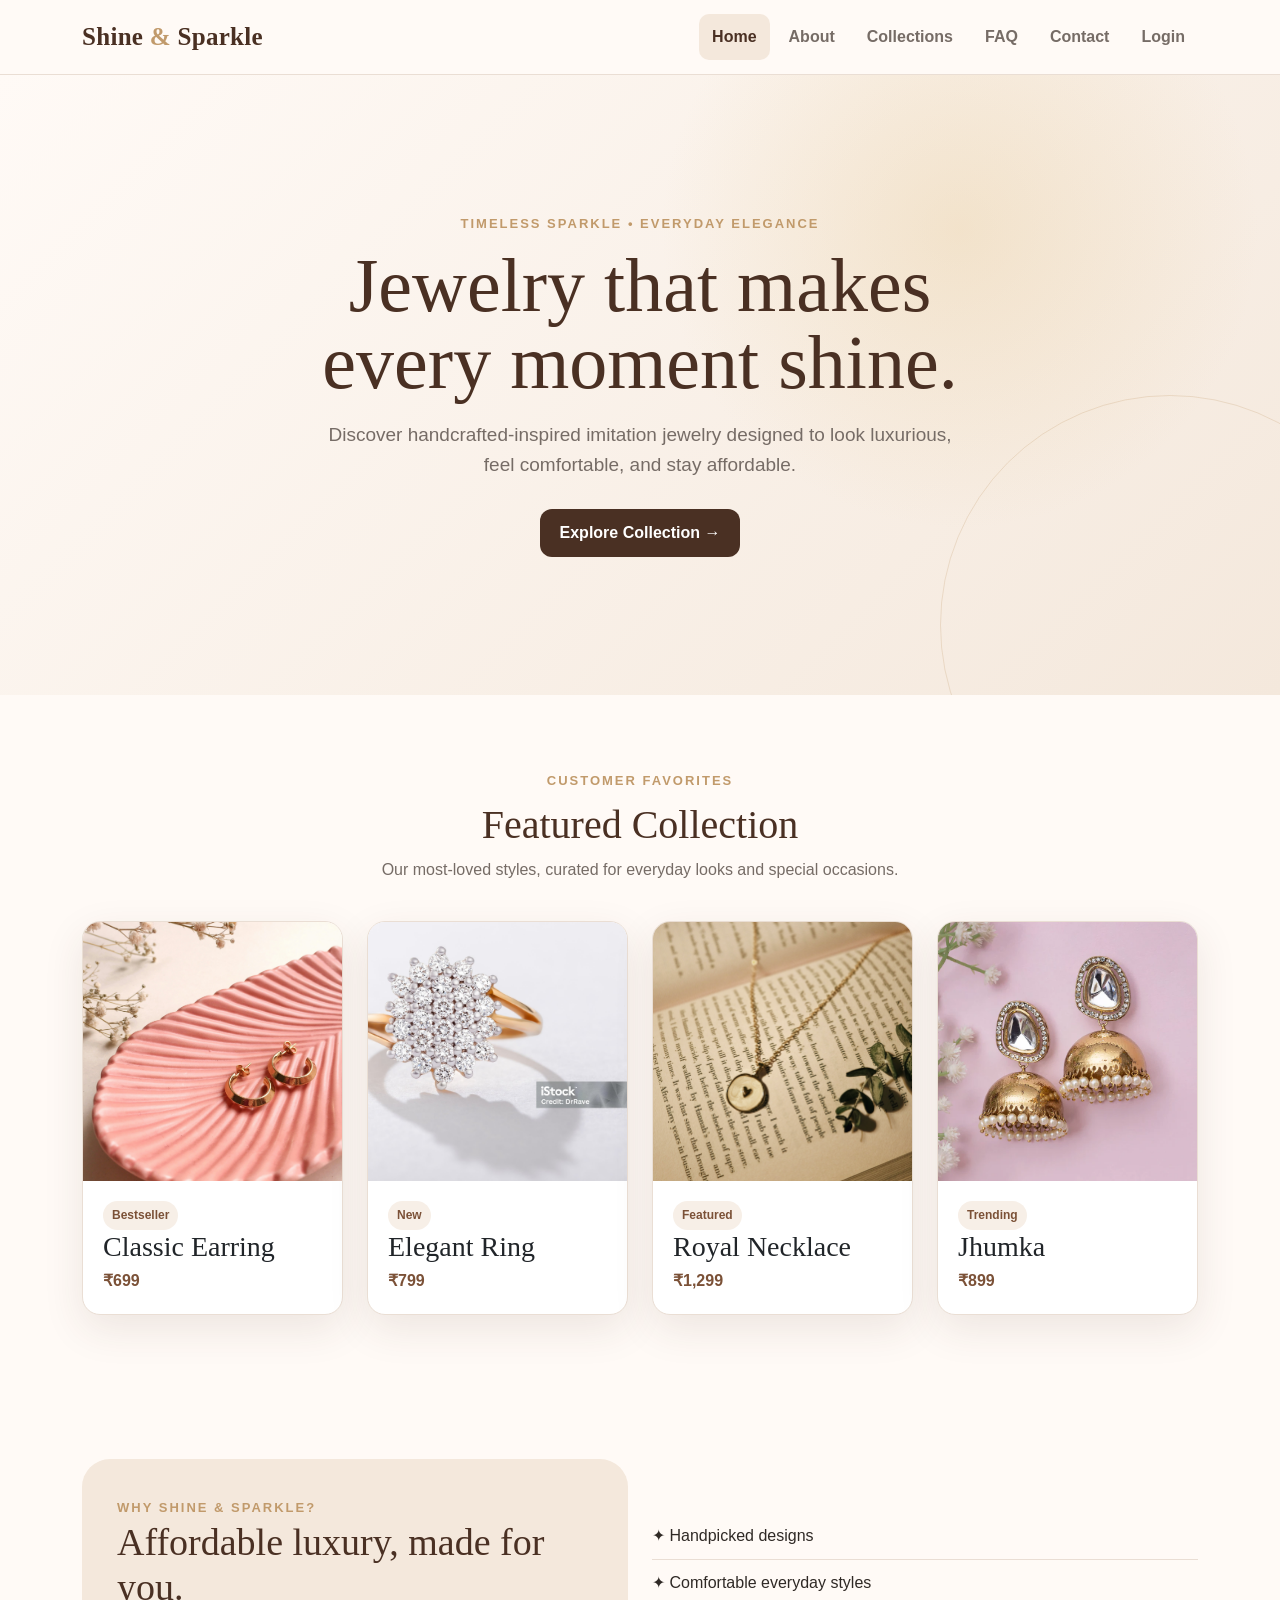
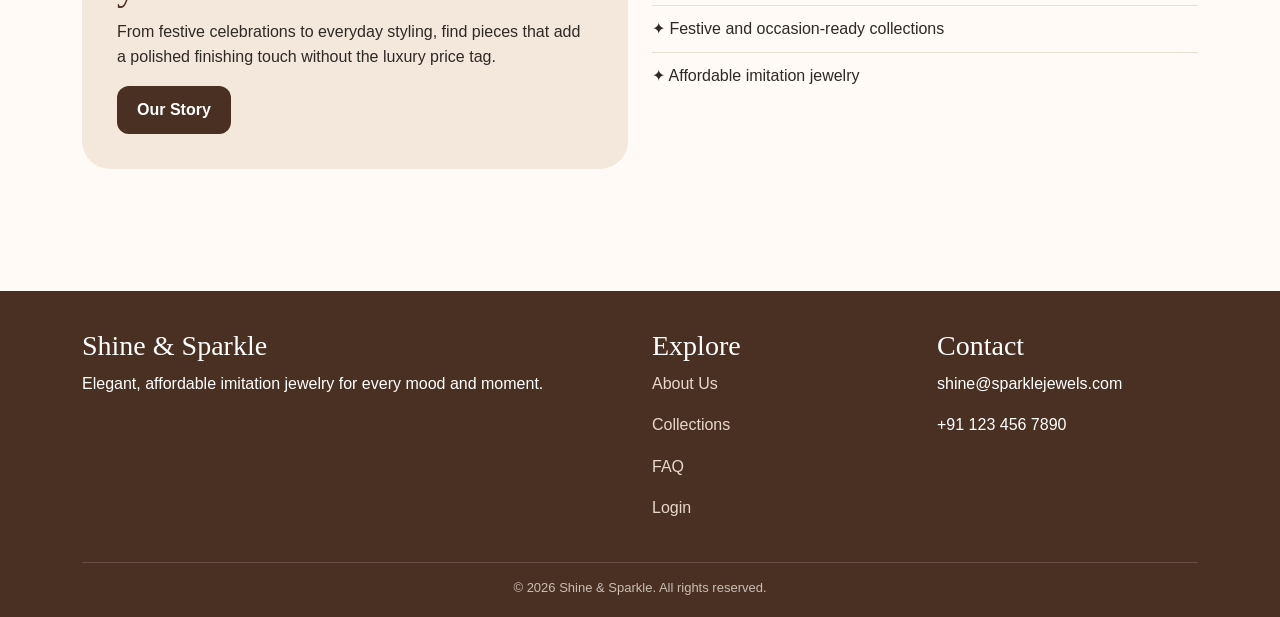
<file: index.html>
<!DOCTYPE html>
<html lang="en">

<head>
    <meta charset="UTF-8">
    <meta name="viewport" content="width=device-width, initial-scale=1.0">

    <title>Home | Shine & Sparkle</title>

    <link href="https://cdn.jsdelivr.net/npm/bootstrap@5.3.8/dist/css/bootstrap.min.css" rel="stylesheet" integrity="sha384-sRIl4kxILFvY47J16cr9ZwB07vP4J8+LH7qKQnuqkuIAvNWLzeN8tE5YBujZqJLB" crossorigin="anonymous">
    <link rel="stylesheet" href="style.css">
</head>

<body>

    <!-- ================= HEADER ================= -->
    <header class="site-header">

        <nav class="navbar navbar-expand-lg">

            <div class="container">

                <!-- Logo -->
                <a class="navbar-brand logo" href="index.html">
                    Shine <span>&</span> Sparkle
                </a>

                <!-- Mobile Navigation Button -->
                <button
                    class="navbar-toggler"
                    type="button"
                    data-bs-toggle="collapse"
                    data-bs-target="#navbarNav"
                    aria-controls="navbarNav"
                    aria-expanded="false"
                    aria-label="Toggle navigation"
                >
                    <span class="navbar-toggler-icon"></span>
                </button>

                <!-- Navigation -->
                <div class="collapse navbar-collapse" id="navbarNav">
                    <ul class="navbar-nav ms-auto">

                        <li class="nav-item">
                            <a class="nav-link active" href="index.html">Home</a>
                        </li>

                        <li class="nav-item">
                            <a class="nav-link" href="about.html">About</a>
                        </li>

                        <li class="nav-item">
                            <a class="nav-link" href="collections.html">Collections</a>
                        </li>

                        <li class="nav-item">
                            <a class="nav-link" href="faq.html">FAQ</a>
                        </li>

                        <li class="nav-item">
                            <a class="nav-link" href="contact.html">Contact</a>
                        </li>

                        <li class="nav-item">
                            <a class="nav-link" href="login.html">Login</a>
                        </li>

                    </ul>
                </div>

            </div>

        </nav>

    </header>


    <!-- ================= MAIN CONTENT ================= -->
    <main>

        <!-- ================= HERO SECTION ================= -->
        <section class="hero">

            <div class="hero-content">

                <div class="eyebrow">
                    Timeless Sparkle • Everyday Elegance
                </div>

                <h1>
                    Jewelry that makes every moment shine.
                </h1>

                <p>
                    Discover handcrafted-inspired imitation jewelry
                    designed to look luxurious, feel comfortable,
                    and stay affordable.
                </p>

                <a
                    class="btn btn-primary"
                    href="collections.html"
                >
                    Explore Collection →
                </a>

            </div>

        </section>


        <!-- ================= FEATURED COLLECTION ================= -->
        <section class="section">

            <div class="container">

                <!-- Section Heading -->
                <div class="section-head">

                    <span class="eyebrow">
                        Customer Favorites
                    </span>

                    <h2>
                        Featured Collection
                    </h2>

                    <p>
                        Our most-loved styles, curated for everyday
                        looks and special occasions.
                    </p>

                </div>


                <!-- Product Grid -->
                <div class="row g-4">


                    <!-- Product 1 -->
                    <div class="col-md-6 col-lg-3">
                    <article class="card product-card">

                        <img
                            src="assets/images/earring.jpg"
                            alt="Classic Earring"
                        >

                        <div class="card-body">

                            <span class="tag">
                                Bestseller
                            </span>

                            <h3>
                                Classic Earring
                            </h3>

                            <div class="price">
                                ₹699
                            </div>

                        </div>

                    </article>
                    </div>


                    <!-- Product 2 -->
                    <div class="col-md-6 col-lg-3">
                    <article class="card product-card">

                        <img
                            src="assets/images/Ring.jpg"
                            alt="Elegant Ring"
                        >

                        <div class="card-body">

                            <span class="tag">
                                New
                            </span>

                            <h3>
                                Elegant Ring
                            </h3>

                            <div class="price">
                                ₹799
                            </div>

                        </div>

                    </article>
                    </div>


                    <!-- Product 3 -->
                    <div class="col-md-6 col-lg-3">
                    <article class="card product-card">

                        <img
                            src="assets/images/necklace.jpg"
                            alt="Royal Necklace"
                        >

                        <div class="card-body">

                            <span class="tag">
                                Featured
                            </span>

                            <h3>
                                Royal Necklace
                            </h3>

                            <div class="price">
                                ₹1,299
                            </div>

                        </div>

                    </article>
                    </div>


                    <!-- Product 4 -->
                    <div class="col-md-6 col-lg-3">
                    <article class="card product-card">

                        <img
                            src="assets/images/jhumkha.webp"
                            alt="Pearl Jhumka"
                        >

                        <div class="card-body">

                            <span class="tag">
                                Trending
                            </span>

                            <h3>
                                Jhumka
                            </h3>

                            <div class="price">
                                ₹899
                            </div>

                        </div>

                    </article>
                    </div>


                </div>

            </div>

        </section>


        <!-- ================= WHY CHOOSE US ================= -->
        <section class="section">

            <div class="container">

                <div class="row g-4 align-items-center">

                    <!-- Left Content -->
                    <div class="col-lg-6">

                        <div class="feature-box">

                            <span class="eyebrow">
                                Why Shine & Sparkle?
                            </span>

                            <h2>
                                Affordable luxury, made for you.
                            </h2>

                            <p>
                                From festive celebrations to everyday styling,
                                find pieces that add a polished finishing touch
                                without the luxury price tag.
                            </p>

                            <a
                                class="btn btn-primary"
                                href="about.html"
                            >
                                Our Story
                            </a>

                        </div>

                    </div>


                    <!-- Right Content -->
                    <div class="col-lg-6">

                        <ul class="list">

                            <li>
                                ✦ Handpicked designs
                            </li>

                            <li>
                                ✦ Comfortable everyday styles
                            </li>

                            <li>
                                ✦ Festive and occasion-ready collections
                            </li>

                            <li>
                                ✦ Affordable imitation jewelry
                            </li>

                        </ul>

                    </div>

                </div>

            </div>

        </section>

    </main>


    <!-- ================= FOOTER ================= -->
    <footer class="site-footer">

        <div class="container">

            <div class="row g-4">


                <!-- Brand Information -->
                <div class="col-lg-6">

                    <h3>
                        Shine & Sparkle
                    </h3>

                    <p>
                        Elegant, affordable imitation jewelry
                        for every mood and moment.
                    </p>

                </div>


                <!-- Explore Links -->
                <div class="col-md-6 col-lg-3">

                    <h3>
                        Explore
                    </h3>

                    <p>
                        <a href="about.html">
                            About Us
                        </a>
                    </p>

                    <p>
                        <a href="collections.html">
                            Collections
                        </a>
                    </p>

                    <p>
                        <a href="faq.html">
                            FAQ
                        </a>
                    </p>

                    <p>
                        <a href="login.html">
                            Login
                        </a>
                    </p>

                </div>


                <!-- Contact Information -->
                <div class="col-md-6 col-lg-3">

                    <h3>
                        Contact
                    </h3>

                    <p>
                        shine@sparklejewels.com
                    </p>

                    <p>
                        +91 123 456 7890
                    </p>

                </div>


            </div>


            <!-- Copyright -->
            <div class="copyright">

                © 2026 Shine & Sparkle.
                All rights reserved.

            </div>

        </div>

    </footer>


    <script src="https://cdn.jsdelivr.net/npm/bootstrap@5.3.8/dist/js/bootstrap.bundle.min.js" integrity="sha384-FKyoEForCGlyvwx9Hj09JcYn3nv7wiPVlz7YYwJrWVcXK/BmnVDxM+D2scQbITxI" crossorigin="anonymous"></script>
    <script src="script.js"></script>

</body>

</html>
</file>
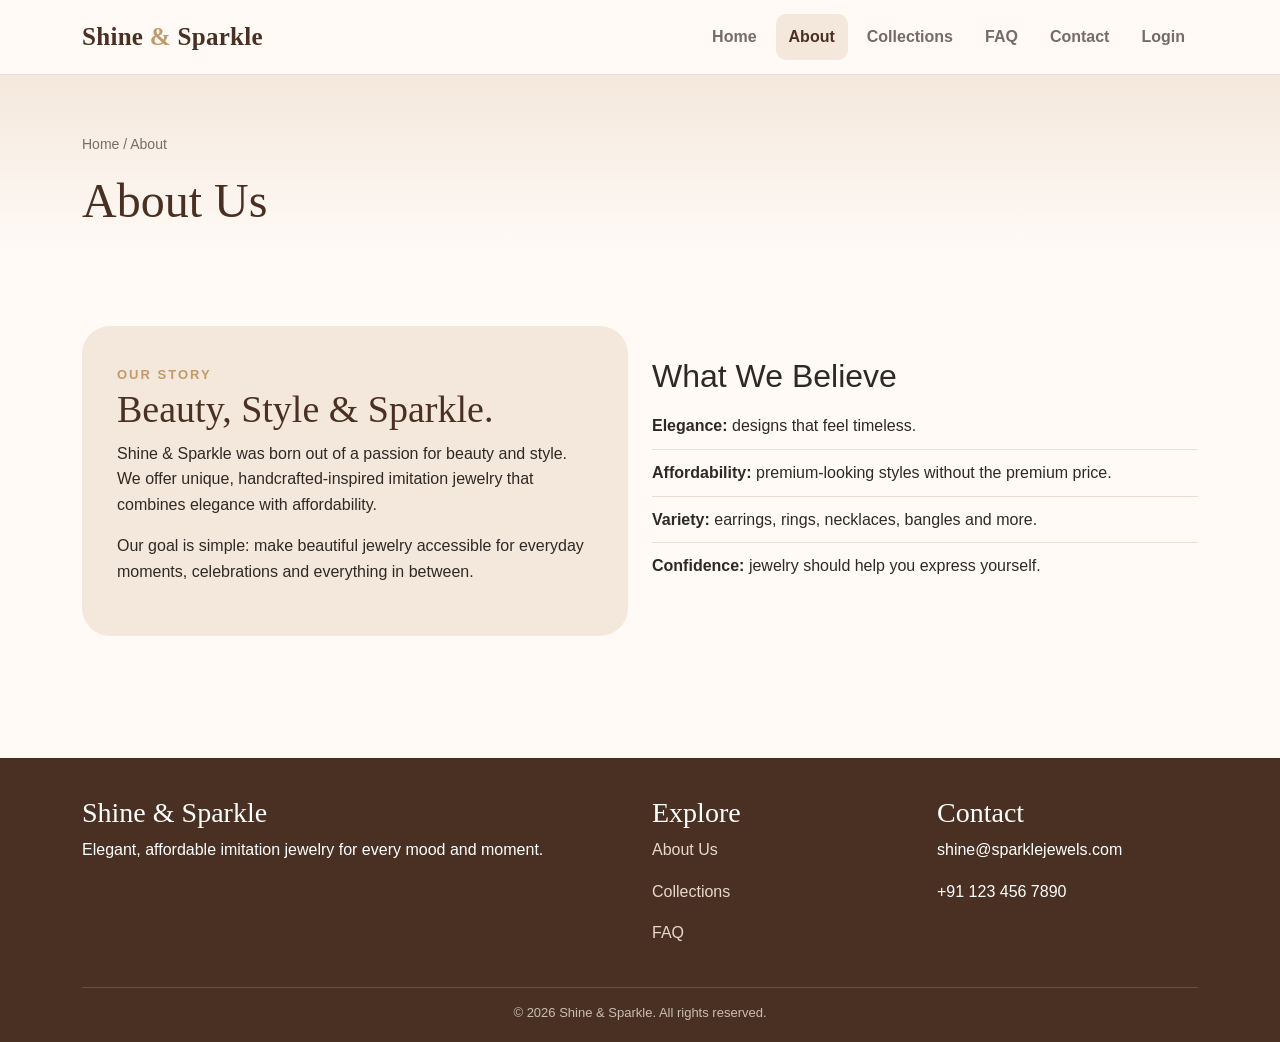
<file: about.html>
<!DOCTYPE html>
<html lang="en">

<head>
    <meta charset="UTF-8">
    <meta name="viewport" content="width=device-width, initial-scale=1.0">

    <title>About | Shine & Sparkle</title>

    <link href="https://cdn.jsdelivr.net/npm/bootstrap@5.3.8/dist/css/bootstrap.min.css" rel="stylesheet" integrity="sha384-sRIl4kxILFvY47J16cr9ZwB07vP4J8+LH7qKQnuqkuIAvNWLzeN8tE5YBujZqJLB" crossorigin="anonymous">
    <link rel="stylesheet" href="style.css">
</head>

<body>

    <!-- ================= HEADER ================= -->
    <header class="site-header">

        <nav class="navbar navbar-expand-lg">

            <div class="container">

                <!-- Logo -->
                <a class="navbar-brand logo" href="index.html">
                    Shine <span>&</span> Sparkle
                </a>

                <!-- Mobile Navigation Button -->
                <button
                    class="navbar-toggler"
                    type="button"
                    data-bs-toggle="collapse"
                    data-bs-target="#navbarNav"
                    aria-controls="navbarNav"
                    aria-expanded="false"
                    aria-label="Toggle navigation"
                >
                    <span class="navbar-toggler-icon"></span>
                </button>

                <!-- Navigation -->
                <div class="collapse navbar-collapse" id="navbarNav">
                    <ul class="navbar-nav ms-auto">

                        <li class="nav-item">
                            <a class="nav-link" href="index.html">Home</a>
                        </li>

                        <li class="nav-item">
                            <a class="nav-link active" href="about.html">About</a>
                        </li>

                        <li class="nav-item">
                            <a class="nav-link" href="collections.html">Collections</a>
                        </li>

                        <li class="nav-item">
                            <a class="nav-link" href="faq.html">FAQ</a>
                        </li>

                        <li class="nav-item">
                            <a class="nav-link" href="contact.html">Contact</a>
                        </li>

                        <li class="nav-item">
                            <a class="nav-link" href="login.html">Login</a>
                        </li>

                    </ul>
                </div>

            </div>

        </nav>

    </header>


    <!-- ================= MAIN CONTENT ================= -->
    <main>

        <!-- ================= PAGE TITLE ================= -->
        <section class="page-title">

            <div class="container">

                <div class="breadcrumb">
                    Home / About
                </div>

                <h1>
                    About Us
                </h1>

            </div>

        </section>


        <!-- ================= ABOUT SECTION ================= -->
        <section class="section">

            <div class="container">

                <div class="row g-4 align-items-center">


                    <!-- Our Story -->
                    <div class="col-lg-6">

                        <div class="feature-box">

                            <span class="eyebrow">
                                Our Story
                            </span>

                            <h2>
                                Beauty, Style & Sparkle.
                            </h2>

                            <p>
                                Shine & Sparkle was born out of a passion
                                for beauty and style. We offer unique,
                                handcrafted-inspired imitation jewelry
                                that combines elegance with affordability.
                            </p>

                            <p>
                                Our goal is simple: make beautiful jewelry
                                accessible for everyday moments, celebrations
                                and everything in between.
                            </p>

                        </div>

                    </div>


                    <!-- Our Beliefs -->
                    <div class="col-lg-6">

                        <h2>
                            What We Believe
                        </h2>

                        <ul class="list">

                            <li>
                                <strong>
                                    Elegance:
                                </strong>

                                designs that feel timeless.
                            </li>

                            <li>
                                <strong>
                                    Affordability:
                                </strong>

                                premium-looking styles without
                                the premium price.
                            </li>

                            <li>
                                <strong>
                                    Variety:
                                </strong>

                                earrings, rings, necklaces,
                                bangles and more.
                            </li>

                            <li>
                                <strong>
                                    Confidence:
                                </strong>

                                jewelry should help you
                                express yourself.
                            </li>

                        </ul>

                    </div>


                </div>

            </div>

        </section>

    </main>


    <!-- ================= FOOTER ================= -->
    <footer class="site-footer">

        <div class="container">

            <div class="row g-4">


                <!-- Brand Information -->
                <div class="col-lg-6">

                    <h3>
                        Shine & Sparkle
                    </h3>

                    <p>
                        Elegant, affordable imitation jewelry
                        for every mood and moment.
                    </p>

                </div>


                <!-- Explore Links -->
                <div class="col-md-6 col-lg-3">

                    <h3>
                        Explore
                    </h3>

                    <p>
                        <a href="about.html">
                            About Us
                        </a>
                    </p>

                    <p>
                        <a href="collections.html">
                            Collections
                        </a>
                    </p>

                    <p>
                        <a href="faq.html">
                            FAQ
                        </a>
                    </p>
                </div>


                <!-- Contact Information -->
                <div class="col-md-6 col-lg-3">

                    <h3>
                        Contact
                    </h3>

                    <p>
                        shine@sparklejewels.com
                    </p>

                    <p>
                        +91 123 456 7890
                    </p>

                </div>


            </div>


            <!-- Copyright -->
            <div class="copyright">

                © 2026 Shine & Sparkle.
                All rights reserved.

            </div>

        </div>

    </footer>


    <script src="https://cdn.jsdelivr.net/npm/bootstrap@5.3.8/dist/js/bootstrap.bundle.min.js" integrity="sha384-FKyoEForCGlyvwx9Hj09JcYn3nv7wiPVlz7YYwJrWVcXK/BmnVDxM+D2scQbITxI" crossorigin="anonymous"></script>
    <script src="script.js"></script>

</body>

</html>
</file>
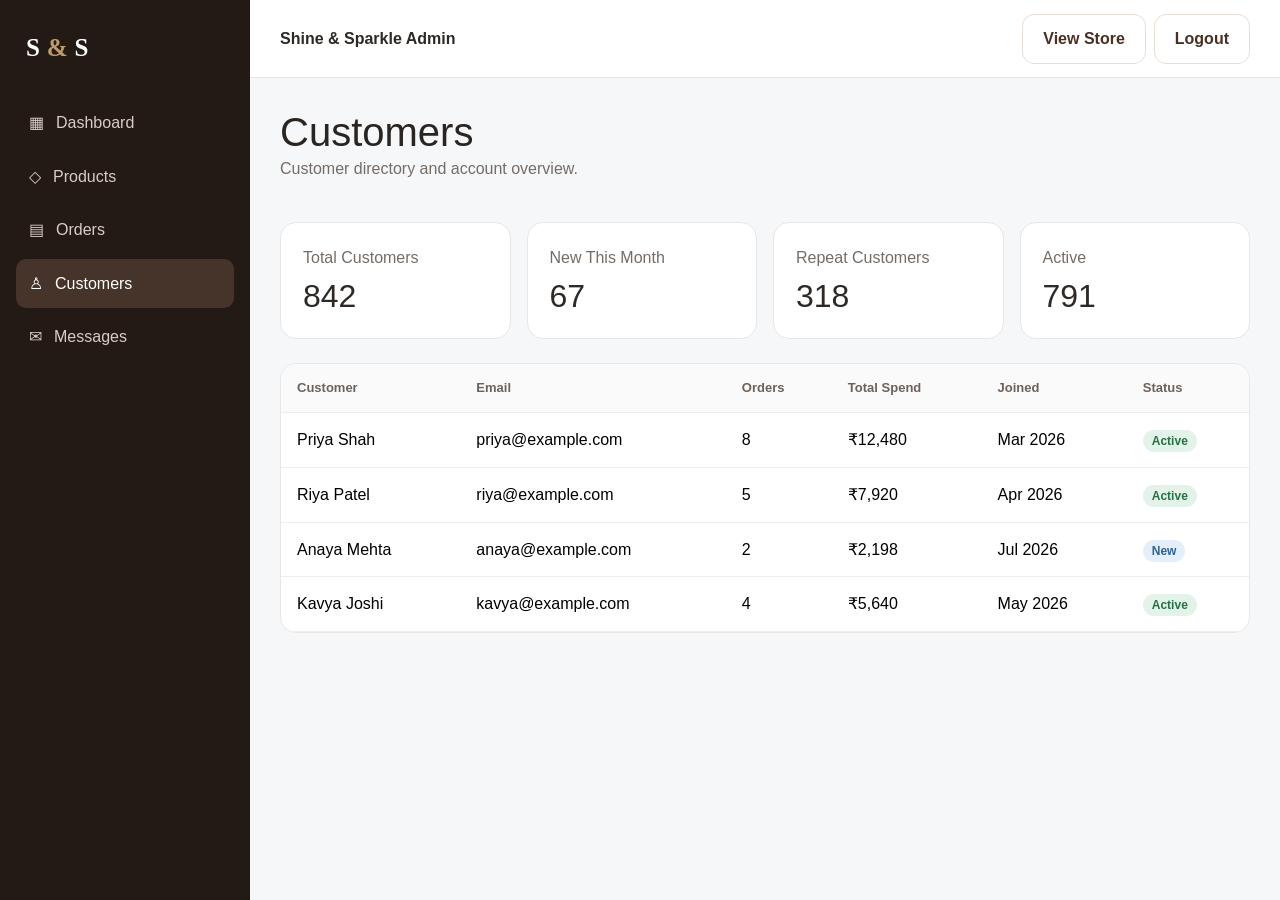
<file: admin-customers.html>
<!DOCTYPE html>
<html lang="en">

<head>
    <meta charset="UTF-8">
    <meta name="viewport" content="width=device-width, initial-scale=1.0">

    <title>Customers | Shine & Sparkle Admin</title>

    <link href="https://cdn.jsdelivr.net/npm/bootstrap@5.3.8/dist/css/bootstrap.min.css" rel="stylesheet" integrity="sha384-sRIl4kxILFvY47J16cr9ZwB07vP4J8+LH7qKQnuqkuIAvNWLzeN8tE5YBujZqJLB" crossorigin="anonymous">
    <link rel="stylesheet" href="style.css">
</head>

<body class="admin-body">

    <!-- ================= ADMIN LAYOUT ================= -->
    <div class="admin-layout">


        <!-- ================= SIDEBAR ================= -->
        <aside class="sidebar">

            <!-- Admin Logo -->
            <a
                class="logo"
                href="admin-dashboard.html"
            >
                S <span>&</span> S
            </a>


            <!-- Admin Navigation -->
            <nav>

                <a href="admin-dashboard.html">
                    <span>▦</span>
                    <span>Dashboard</span>
                </a>

                <a href="admin-products.html">
                    <span>◇</span>
                    <span>Products</span>
                </a>

                <a href="admin-orders.html">
                    <span>▤</span>
                    <span>Orders</span>
                </a>

                <a
                    href="admin-customers.html"
                    class="active"
                >
                    <span>♙</span>
                    <span>Customers</span>
                </a>

                <a href="admin-messages.html">
                    <span>✉</span>
                    <span>Messages</span>
                </a>

            </nav>

        </aside>


        <!-- ================= ADMIN MAIN AREA ================= -->
        <section class="admin-main">


            <!-- ================= TOP BAR ================= -->
            <header class="admin-top">

                <strong>
                    Shine & Sparkle Admin
                </strong>

                <div class="d-flex flex-wrap justify-content-end align-items-center gap-2">

                    <a
                        href="index.html"
                        class="btn btn-secondary"
                    >
                        View Store
                    </a>

                    <button
                        class="btn btn-secondary"
                        type="button"
                        data-admin-logout
                    >
                        Logout
                    </button>

                </div>

            </header>


            <!-- ================= CUSTOMERS CONTENT ================= -->
            <main class="admin-content">


                <!-- Page Header -->
                <div class="admin-title d-flex flex-wrap align-items-center justify-content-between gap-3 mb-4">

                    <div>

                        <h1>
                            Customers
                        </h1>

                        <p class="muted">
                            Customer directory and account overview.
                        </p>

                    </div>

                </div>


                <!-- ================= CUSTOMER STATISTICS ================= -->
                <div class="row g-3">


                    <!-- Total Customers -->
                    <div class="col-sm-6 col-xl-3">

                        <div class="stat">

                            <div class="muted">
                                Total Customers
                            </div>

                            <h2>
                                842
                            </h2>

                        </div>

                    </div>


                    <!-- New Customers -->
                    <div class="col-sm-6 col-xl-3">

                        <div class="stat">

                            <div class="muted">
                                New This Month
                            </div>

                            <h2>
                                67
                            </h2>

                        </div>

                    </div>


                    <!-- Repeat Customers -->
                    <div class="col-sm-6 col-xl-3">

                        <div class="stat">

                            <div class="muted">
                                Repeat Customers
                            </div>

                            <h2>
                                318
                            </h2>

                        </div>

                    </div>


                    <!-- Active Customers -->
                    <div class="col-sm-6 col-xl-3">

                        <div class="stat">

                            <div class="muted">
                                Active
                            </div>

                            <h2>
                                791
                            </h2>

                        </div>

                    </div>


                </div>


                <!-- ================= CUSTOMER TABLE ================= -->
                <div
                    class="table-card table-responsive mt-4"
                >

                    <table class="table table-striped table-hover">

                        <thead>

                            <tr>

                                <th>
                                    Customer
                                </th>

                                <th>
                                    Email
                                </th>

                                <th>
                                    Orders
                                </th>

                                <th>
                                    Total Spend
                                </th>

                                <th>
                                    Joined
                                </th>

                                <th>
                                    Status
                                </th>

                            </tr>

                        </thead>


                        <tbody>


                            <!-- Customer 1 -->
                            <tr>

                                <td>
                                    Priya Shah
                                </td>

                                <td>
                                    priya@example.com
                                </td>

                                <td>
                                    8
                                </td>

                                <td>
                                    ₹12,480
                                </td>

                                <td>
                                    Mar 2026
                                </td>

                                <td>

                                    <span class="badge badge-green">
                                        Active
                                    </span>

                                </td>

                            </tr>


                            <!-- Customer 2 -->
                            <tr>

                                <td>
                                    Riya Patel
                                </td>

                                <td>
                                    riya@example.com
                                </td>

                                <td>
                                    5
                                </td>

                                <td>
                                    ₹7,920
                                </td>

                                <td>
                                    Apr 2026
                                </td>

                                <td>

                                    <span class="badge badge-green">
                                        Active
                                    </span>

                                </td>

                            </tr>


                            <!-- Customer 3 -->
                            <tr>

                                <td>
                                    Anaya Mehta
                                </td>

                                <td>
                                    anaya@example.com
                                </td>

                                <td>
                                    2
                                </td>

                                <td>
                                    ₹2,198
                                </td>

                                <td>
                                    Jul 2026
                                </td>

                                <td>

                                    <span class="badge badge-blue">
                                        New
                                    </span>

                                </td>

                            </tr>


                            <!-- Customer 4 -->
                            <tr>

                                <td>
                                    Kavya Joshi
                                </td>

                                <td>
                                    kavya@example.com
                                </td>

                                <td>
                                    4
                                </td>

                                <td>
                                    ₹5,640
                                </td>

                                <td>
                                    May 2026
                                </td>

                                <td>

                                    <span class="badge badge-green">
                                        Active
                                    </span>

                                </td>

                            </tr>


                        </tbody>

                    </table>

                </div>

            </main>

        </section>

    </div>


    <script src="https://cdn.jsdelivr.net/npm/bootstrap@5.3.8/dist/js/bootstrap.bundle.min.js" integrity="sha384-FKyoEForCGlyvwx9Hj09JcYn3nv7wiPVlz7YYwJrWVcXK/BmnVDxM+D2scQbITxI" crossorigin="anonymous"></script>
    <script src="script.js"></script>

</body>

</html>
</file>
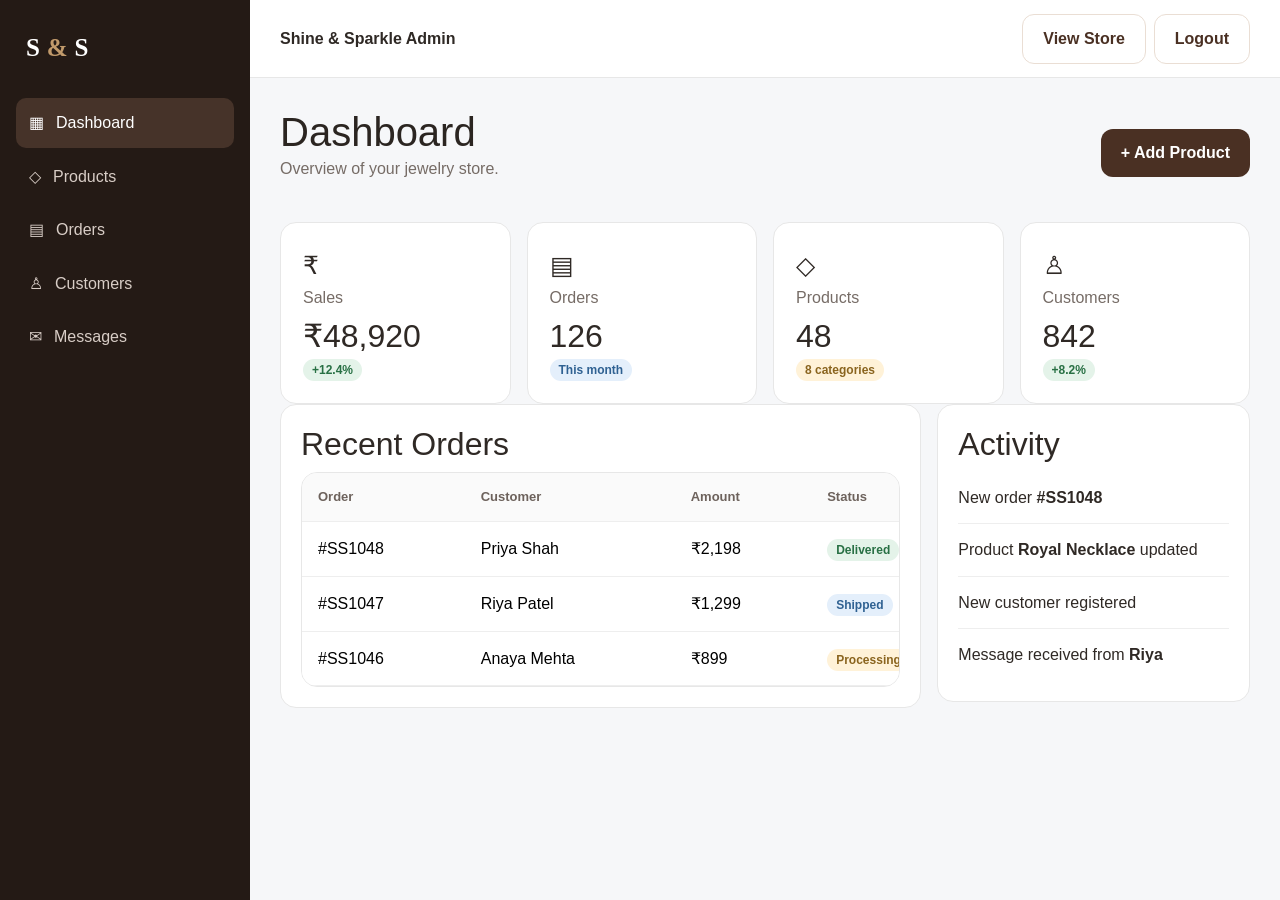
<file: admin-dashboard.html>
<!DOCTYPE html>
<html lang="en">

<head>
    <meta charset="UTF-8">
    <meta name="viewport" content="width=device-width, initial-scale=1.0">

    <title>Dashboard | Shine & Sparkle Admin</title>

    <link href="https://cdn.jsdelivr.net/npm/bootstrap@5.3.8/dist/css/bootstrap.min.css" rel="stylesheet" integrity="sha384-sRIl4kxILFvY47J16cr9ZwB07vP4J8+LH7qKQnuqkuIAvNWLzeN8tE5YBujZqJLB" crossorigin="anonymous">
    <link rel="stylesheet" href="style.css">
</head>

<body class="admin-body">

    <!-- ================= ADMIN LAYOUT ================= -->
    <div class="admin-layout">


        <!-- ================= SIDEBAR ================= -->
        <aside class="sidebar">

            <!-- Admin Logo -->
            <a
                class="logo"
                href="admin-dashboard.html"
            >
                S <span>&</span> S
            </a>


            <!-- Admin Navigation -->
            <nav>

                <a
                    href="admin-dashboard.html"
                    class="active"
                >
                    <span>▦</span>
                    <span>Dashboard</span>
                </a>

                <a href="admin-products.html">
                    <span>◇</span>
                    <span>Products</span>
                </a>

                <a href="admin-orders.html">
                    <span>▤</span>
                    <span>Orders</span>
                </a>

                <a href="admin-customers.html">
                    <span>♙</span>
                    <span>Customers</span>
                </a>

                <a href="admin-messages.html">
                    <span>✉</span>
                    <span>Messages</span>
                </a>

            </nav>

        </aside>


        <!-- ================= ADMIN MAIN AREA ================= -->
        <section class="admin-main">


            <!-- ================= TOP BAR ================= -->
            <header class="admin-top">

                <strong>
                    Shine & Sparkle Admin
                </strong>

                <div class="d-flex flex-wrap justify-content-end align-items-center gap-2">

                    <a
                        href="index.html"
                        class="btn btn-secondary"
                    >
                        View Store
                    </a>

                    <button
                        class="btn btn-secondary"
                        type="button"
                        data-admin-logout
                    >
                        Logout
                    </button>

                </div>

            </header>


            <!-- ================= DASHBOARD CONTENT ================= -->
            <main class="admin-content">


                <!-- Page Header -->
                <div class="admin-title d-flex flex-wrap align-items-center justify-content-between gap-3 mb-4">

                    <div>

                        <h1>
                            Dashboard
                        </h1>

                        <p class="muted">
                            Overview of your jewelry store.
                        </p>

                    </div>

                    <a
                        class="btn btn-primary"
                        href="admin-products.html"
                    >
                        + Add Product
                    </a>

                </div>


                <!-- ================= STATISTICS ================= -->
                <div class="row g-3">


                    <!-- Sales -->
                    <div class="col-sm-6 col-xl-3">

                        <div class="stat">

                            <div class="icon">
                                ₹
                            </div>

                            <div class="muted">
                                Sales
                            </div>

                            <h2>
                                ₹48,920
                            </h2>

                            <span class="badge badge-green">
                                +12.4%
                            </span>

                        </div>

                    </div>


                    <!-- Orders -->
                    <div class="col-sm-6 col-xl-3">

                        <div class="stat">

                            <div class="icon">
                                ▤
                            </div>

                            <div class="muted">
                                Orders
                            </div>

                            <h2>
                                126
                            </h2>

                            <span class="badge badge-blue">
                                This month
                            </span>

                        </div>

                    </div>


                    <!-- Products -->
                    <div class="col-sm-6 col-xl-3">

                        <div class="stat">

                            <div class="icon">
                                ◇
                            </div>

                            <div class="muted">
                                Products
                            </div>

                            <h2>
                                48
                            </h2>

                            <span class="badge badge-yellow">
                                8 categories
                            </span>

                        </div>

                    </div>


                    <!-- Customers -->
                    <div class="col-sm-6 col-xl-3">

                        <div class="stat">

                            <div class="icon">
                                ♙
                            </div>

                            <div class="muted">
                                Customers
                            </div>

                            <h2>
                                842
                            </h2>

                            <span class="badge badge-green">
                                +8.2%
                            </span>

                        </div>

                    </div>


                </div>


                <!-- ================= DASHBOARD GRID ================= -->
                <div class="row g-3">


                    <!-- ================= RECENT ORDERS ================= -->
                    <div class="col-lg-8">

                        <div class="panel">

                            <h2>
                                Recent Orders
                            </h2>


                            <div class="table-card table-responsive">

                                <table class="table table-striped table-hover">

                                    <thead>

                                        <tr>

                                            <th>
                                                Order
                                            </th>

                                            <th>
                                                Customer
                                            </th>

                                            <th>
                                                Amount
                                            </th>

                                            <th>
                                                Status
                                            </th>

                                        </tr>

                                    </thead>


                                    <tbody>


                                        <!-- Order 1 -->
                                        <tr>

                                            <td>
                                                #SS1048
                                            </td>

                                            <td>
                                                Priya Shah
                                            </td>

                                            <td>
                                                ₹2,198
                                            </td>

                                            <td>

                                                <span class="badge badge-green">
                                                    Delivered
                                                </span>

                                            </td>

                                        </tr>


                                        <!-- Order 2 -->
                                        <tr>

                                            <td>
                                                #SS1047
                                            </td>

                                            <td>
                                                Riya Patel
                                            </td>

                                            <td>
                                                ₹1,299
                                            </td>

                                            <td>

                                                <span class="badge badge-blue">
                                                    Shipped
                                                </span>

                                            </td>

                                        </tr>


                                        <!-- Order 3 -->
                                        <tr>

                                            <td>
                                                #SS1046
                                            </td>

                                            <td>
                                                Anaya Mehta
                                            </td>

                                            <td>
                                                ₹899
                                            </td>

                                            <td>

                                                <span class="badge badge-yellow">
                                                    Processing
                                                </span>

                                            </td>

                                        </tr>


                                    </tbody>

                                </table>

                            </div>

                        </div>

                    </div>


                    <!-- ================= ACTIVITY ================= -->
                    <div class="col-lg-4">

                        <div class="panel">

                            <h2>
                                Activity
                            </h2>


                            <ul class="activity">

                                <li>
                                    New order
                                    <strong>
                                        #SS1048
                                    </strong>
                                </li>

                                <li>
                                    Product
                                    <strong>
                                        Royal Necklace
                                    </strong>
                                    updated
                                </li>

                                <li>
                                    New customer registered
                                </li>

                                <li>
                                    Message received from
                                    <strong>
                                        Riya
                                    </strong>
                                </li>

                            </ul>

                        </div>

                    </div>


                </div>

            </main>

        </section>

    </div>


    <script src="https://cdn.jsdelivr.net/npm/bootstrap@5.3.8/dist/js/bootstrap.bundle.min.js" integrity="sha384-FKyoEForCGlyvwx9Hj09JcYn3nv7wiPVlz7YYwJrWVcXK/BmnVDxM+D2scQbITxI" crossorigin="anonymous"></script>
    <script src="script.js"></script>

</body>

</html>
</file>
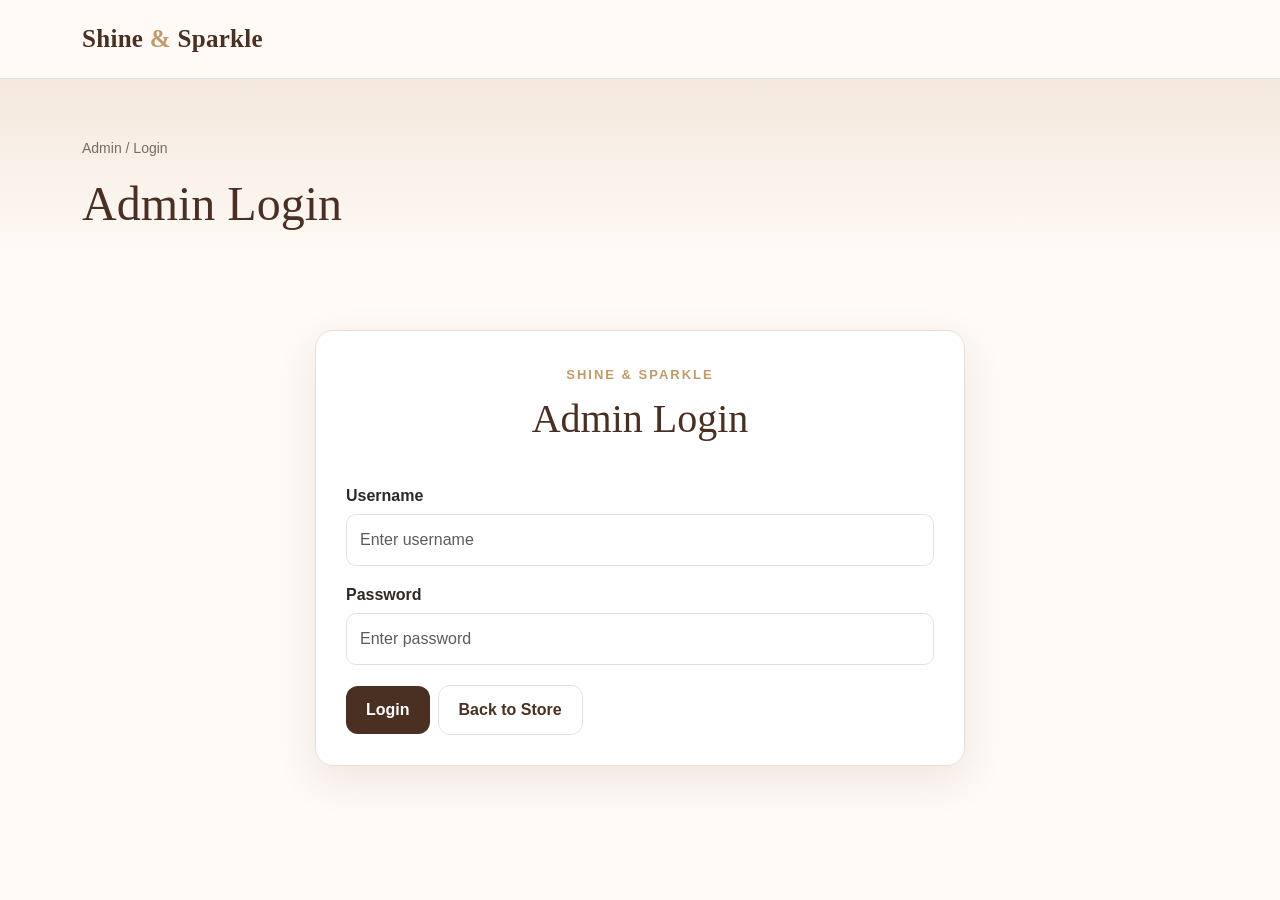
<file: admin-login.html>
<!DOCTYPE html>
<html lang="en">

<head>
    <meta charset="UTF-8">
    <meta name="viewport" content="width=device-width, initial-scale=1.0">

    <title>Admin Login | Shine &amp; Sparkle</title>

    <link href="https://cdn.jsdelivr.net/npm/bootstrap@5.3.8/dist/css/bootstrap.min.css" rel="stylesheet" integrity="sha384-sRIl4kxILFvY47J16cr9ZwB07vP4J8+LH7qKQnuqkuIAvNWLzeN8tE5YBujZqJLB" crossorigin="anonymous">
    <link rel="stylesheet" href="style.css">
</head>

<body>

    <!-- ================= HEADER ================= -->
    <header class="site-header">

        <div class="container header-inner">

            <!-- Logo -->
            <a class="logo" href="index.html">
                Shine <span>&amp;</span> Sparkle
            </a>

        </div>

    </header>


    <!-- ================= MAIN CONTENT ================= -->
    <main>

        <!-- Page Title -->
        <section class="page-title">

            <div class="container">

                <div class="breadcrumb">
                    Admin / Login
                </div>

                <h1>
                    Admin Login
                </h1>

            </div>

        </section>


        <!-- ================= ADMIN LOGIN SECTION ================= -->
        <section class="section">

            <div class="container">

                <form
                    class="card form-card"
                    id="adminLoginForm"
                    novalidate
                >

                    <!-- Form Heading -->
                    <div
                        class="section-head"
                        style="margin-bottom: 20px;"
                    >

                        <span class="eyebrow">
                            Shine &amp; Sparkle
                        </span>

                        <h2>
                            Admin Login
                        </h2>

                    </div>


                    <!-- Username -->
                    <label
                        class="form-label"
                        for="adminUsername"
                    >
                        Username
                    </label>

                    <input
                        class="form-control"
                        type="text"
                        id="adminUsername"
                        name="username"
                        placeholder="Enter username"
                    >

                    <div
                        id="adminUsernameError"
                        class="error"
                    ></div>


                    <!-- Password -->
                    <label
                        class="form-label"
                        for="adminPassword"
                    >
                        Password
                    </label>

                    <input
                        class="form-control"
                        type="password"
                        id="adminPassword"
                        name="password"
                        placeholder="Enter password"
                    >

                    <div
                        id="adminPasswordError"
                        class="error"
                    ></div>


                    <!-- Form Buttons -->
                    <div class="d-flex align-items-center gap-2 flex-wrap mt-3">

                        <button
                            class="btn btn-primary"
                            type="submit"
                        >
                            Login
                        </button>

                        <a
                            class="btn btn-secondary"
                            href="index.html"
                        >
                            Back to Store
                        </a>

                    </div>

                </form>

            </div>

        </section>

    </main>


    <script src="https://cdn.jsdelivr.net/npm/bootstrap@5.3.8/dist/js/bootstrap.bundle.min.js" integrity="sha384-FKyoEForCGlyvwx9Hj09JcYn3nv7wiPVlz7YYwJrWVcXK/BmnVDxM+D2scQbITxI" crossorigin="anonymous"></script>
    <script src="script.js"></script>

</body>

</html>
</file>
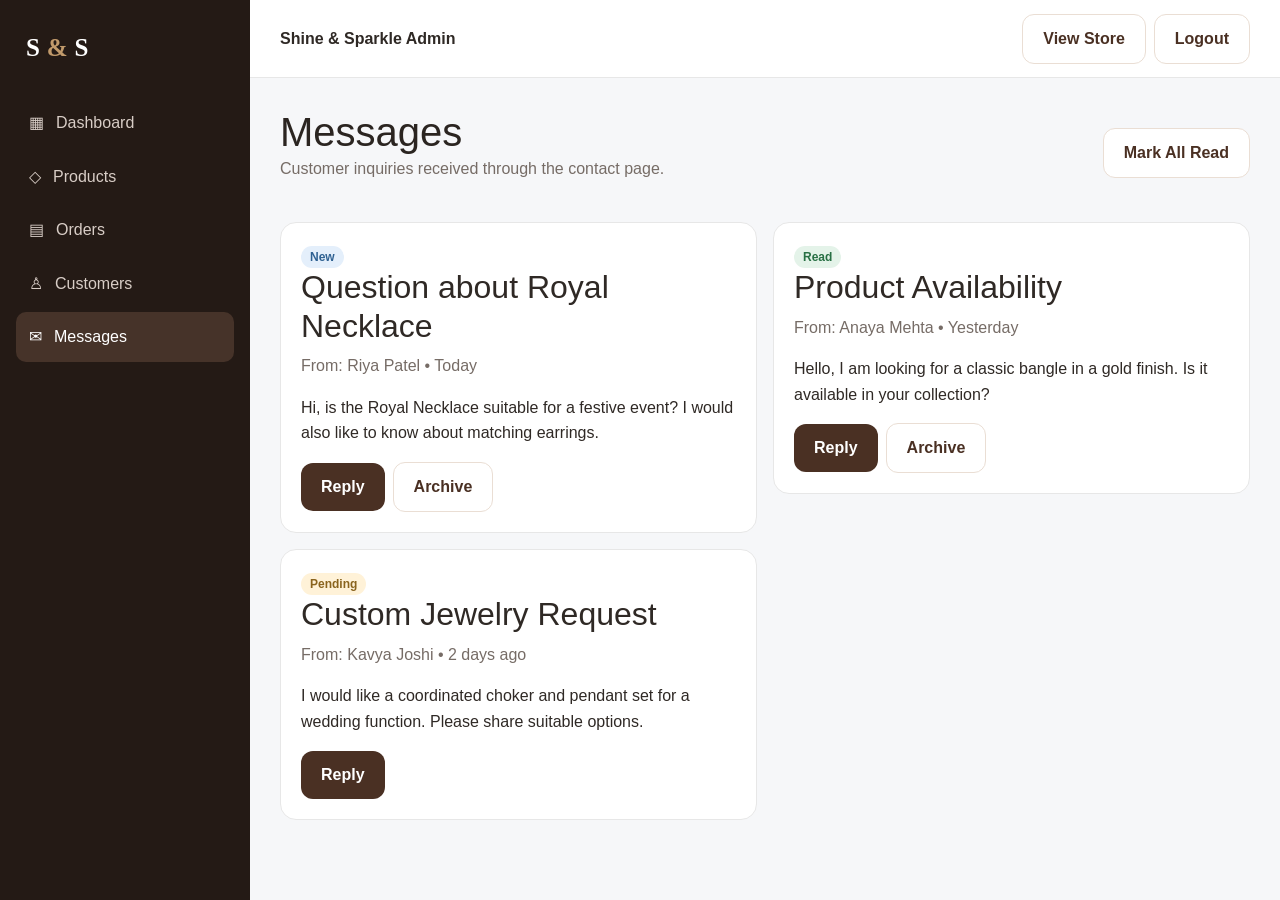
<file: admin-messages.html>
<!DOCTYPE html>
<html lang="en">

<head>
    <meta charset="UTF-8">
    <meta name="viewport" content="width=device-width, initial-scale=1.0">

    <title>Messages | Shine & Sparkle Admin</title>

    <link href="https://cdn.jsdelivr.net/npm/bootstrap@5.3.8/dist/css/bootstrap.min.css" rel="stylesheet" integrity="sha384-sRIl4kxILFvY47J16cr9ZwB07vP4J8+LH7qKQnuqkuIAvNWLzeN8tE5YBujZqJLB" crossorigin="anonymous">
    <link rel="stylesheet" href="style.css">
</head>

<body class="admin-body">

    <!-- ================= ADMIN LAYOUT ================= -->
    <div class="admin-layout">


        <!-- ================= SIDEBAR ================= -->
        <aside class="sidebar">

            <!-- Admin Logo -->
            <a
                class="logo"
                href="admin-dashboard.html"
            >
                S <span>&</span> S
            </a>


            <!-- Admin Navigation -->
            <nav>

                <a href="admin-dashboard.html">
                    <span>▦</span>
                    <span>Dashboard</span>
                </a>

                <a href="admin-products.html">
                    <span>◇</span>
                    <span>Products</span>
                </a>

                <a href="admin-orders.html">
                    <span>▤</span>
                    <span>Orders</span>
                </a>

                <a href="admin-customers.html">
                    <span>♙</span>
                    <span>Customers</span>
                </a>

                <a
                    href="admin-messages.html"
                    class="active"
                >
                    <span>✉</span>
                    <span>Messages</span>
                </a>

            </nav>

        </aside>


        <!-- ================= ADMIN MAIN AREA ================= -->
        <section class="admin-main">


            <!-- ================= TOP BAR ================= -->
            <header class="admin-top">

                <strong>
                    Shine & Sparkle Admin
                </strong>

                <div class="d-flex flex-wrap justify-content-end align-items-center gap-2">

                    <a
                        href="index.html"
                        class="btn btn-secondary"
                    >
                        View Store
                    </a>

                    <button
                        class="btn btn-secondary"
                        type="button"
                        data-admin-logout
                    >
                        Logout
                    </button>

                </div>

            </header>


            <!-- ================= MESSAGES CONTENT ================= -->
            <main class="admin-content">


                <!-- Page Header -->
                <div class="admin-title d-flex flex-wrap align-items-center justify-content-between gap-3 mb-4">

                    <div>

                        <h1>
                            Messages
                        </h1>

                        <p class="muted">
                            Customer inquiries received through
                            the contact page.
                        </p>

                    </div>

                    <button
                        class="btn btn-secondary"
                        type="button"
                        data-mark-all-read
                    >
                        Mark All Read
                    </button>

                </div>


                <!-- ================= MESSAGE GRID ================= -->
                <div class="row g-3 message-grid">


                    <!-- Message 1 -->
                    <div class="col-md-6">

                        <div class="panel">

                        <span class="badge badge-blue">
                            New
                        </span>

                        <h2>
                            Question about Royal Necklace
                        </h2>

                        <p class="muted">
                            From: Riya Patel • Today
                        </p>

                        <p>
                            Hi, is the Royal Necklace suitable for
                            a festive event? I would also like to
                            know about matching earrings.
                        </p>


                        <!-- Message Actions -->
                        <div class="d-flex align-items-center gap-2 flex-wrap mt-3">

                            <button
                                class="btn btn-primary"
                                type="button"
                            >
                                Reply
                            </button>

                            <button
                                class="btn btn-secondary"
                                type="button"
                                data-archive-message
                            >
                                Archive
                            </button>

                        </div>

                        </div>

                    </div>


                    <!-- Message 2 -->
                    <div class="col-md-6">

                        <div class="panel">

                        <span class="badge badge-green">
                            Read
                        </span>

                        <h2>
                            Product Availability
                        </h2>

                        <p class="muted">
                            From: Anaya Mehta • Yesterday
                        </p>

                        <p>
                            Hello, I am looking for a classic bangle
                            in a gold finish. Is it available in
                            your collection?
                        </p>


                        <!-- Message Actions -->
                        <div class="d-flex align-items-center gap-2 flex-wrap mt-3">

                            <button
                                class="btn btn-primary"
                                type="button"
                            >
                                Reply
                            </button>

                            <button
                                class="btn btn-secondary"
                                type="button"
                                data-archive-message
                            >
                                Archive
                            </button>

                        </div>

                        </div>

                    </div>


                    <!-- Message 3 -->
                    <div class="col-md-6">

                        <div class="panel">

                        <span class="badge badge-yellow">
                            Pending
                        </span>

                        <h2>
                            Custom Jewelry Request
                        </h2>

                        <p class="muted">
                            From: Kavya Joshi • 2 days ago
                        </p>

                        <p>
                            I would like a coordinated choker and
                            pendant set for a wedding function.
                            Please share suitable options.
                        </p>


                        <!-- Message Actions -->
                        <div class="d-flex align-items-center gap-2 flex-wrap mt-3">

                            <button
                                class="btn btn-primary"
                                type="button"
                            >
                                Reply
                            </button>

                        </div>

                        </div>

                    </div>


                </div>

            </main>

        </section>

    </div>


    <script src="https://cdn.jsdelivr.net/npm/bootstrap@5.3.8/dist/js/bootstrap.bundle.min.js" integrity="sha384-FKyoEForCGlyvwx9Hj09JcYn3nv7wiPVlz7YYwJrWVcXK/BmnVDxM+D2scQbITxI" crossorigin="anonymous"></script>
    <script src="script.js"></script>

</body>

</html>
</file>
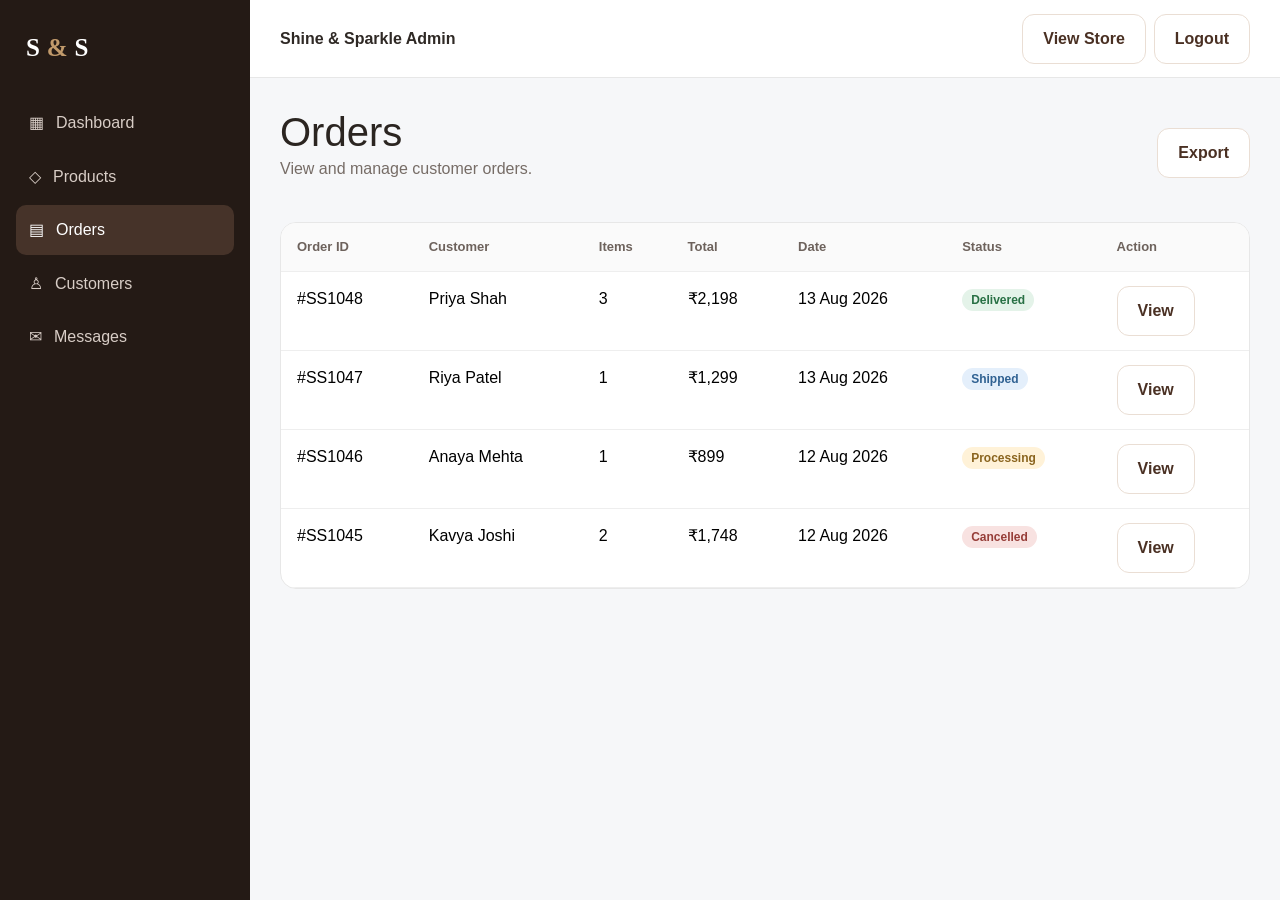
<file: admin-orders.html>
<!DOCTYPE html>
<html lang="en">

<head>
    <meta charset="UTF-8">
    <meta name="viewport" content="width=device-width, initial-scale=1.0">

    <title>Orders | Shine & Sparkle Admin</title>

    <link href="https://cdn.jsdelivr.net/npm/bootstrap@5.3.8/dist/css/bootstrap.min.css" rel="stylesheet" integrity="sha384-sRIl4kxILFvY47J16cr9ZwB07vP4J8+LH7qKQnuqkuIAvNWLzeN8tE5YBujZqJLB" crossorigin="anonymous">
    <link rel="stylesheet" href="style.css">
</head>

<body class="admin-body">

    <!-- ================= ADMIN LAYOUT ================= -->
    <div class="admin-layout">


        <!-- ================= SIDEBAR ================= -->
        <aside class="sidebar">

            <!-- Admin Logo -->
            <a
                class="logo"
                href="admin-dashboard.html"
            >
                S <span>&</span> S
            </a>


            <!-- Admin Navigation -->
            <nav>

                <a href="admin-dashboard.html">
                    <span>▦</span>
                    <span>Dashboard</span>
                </a>

                <a href="admin-products.html">
                    <span>◇</span>
                    <span>Products</span>
                </a>

                <a
                    href="admin-orders.html"
                    class="active"
                >
                    <span>▤</span>
                    <span>Orders</span>
                </a>

                <a href="admin-customers.html">
                    <span>♙</span>
                    <span>Customers</span>
                </a>

                <a href="admin-messages.html">
                    <span>✉</span>
                    <span>Messages</span>
                </a>

            </nav>

        </aside>


        <!-- ================= ADMIN MAIN AREA ================= -->
        <section class="admin-main">


            <!-- ================= TOP BAR ================= -->
            <header class="admin-top">

                <strong>
                    Shine & Sparkle Admin
                </strong>

                <div class="d-flex flex-wrap justify-content-end align-items-center gap-2">

                    <a
                        href="index.html"
                        class="btn btn-secondary"
                    >
                        View Store
                    </a>

                    <button
                        class="btn btn-secondary"
                        type="button"
                        data-admin-logout
                    >
                        Logout
                    </button>

                </div>

            </header>


            <!-- ================= ORDERS CONTENT ================= -->
            <main class="admin-content">


                <!-- Page Header -->
                <div class="admin-title d-flex flex-wrap align-items-center justify-content-between gap-3 mb-4">

                    <div>

                        <h1>
                            Orders
                        </h1>

                        <p class="muted">
                            View and manage customer orders.
                        </p>

                    </div>

                    <button
                        class="btn btn-secondary"
                        type="button"
                        data-export-orders
                    >
                        Export
                    </button>

                </div>


                <!-- ================= ORDERS TABLE ================= -->
                <div class="table-card table-responsive">

                    <table class="table table-striped table-hover">

                        <thead>

                            <tr>

                                <th>
                                    Order ID
                                </th>

                                <th>
                                    Customer
                                </th>

                                <th>
                                    Items
                                </th>

                                <th>
                                    Total
                                </th>

                                <th>
                                    Date
                                </th>

                                <th>
                                    Status
                                </th>

                                <th>
                                    Action
                                </th>

                            </tr>

                        </thead>


                        <tbody>


                            <!-- Order 1 -->
                            <tr>

                                <td>
                                    #SS1048
                                </td>

                                <td>
                                    Priya Shah
                                </td>

                                <td>
                                    3
                                </td>

                                <td>
                                    ₹2,198
                                </td>

                                <td>
                                    13 Aug 2026
                                </td>

                                <td>

                                    <span class="badge badge-green">
                                        Delivered
                                    </span>

                                </td>

                                <td>

                                    <button
                                        class="btn btn-secondary"
                                        type="button"
                                        data-view-order
                                    >
                                        View
                                    </button>

                                </td>

                            </tr>


                            <!-- Order 2 -->
                            <tr>

                                <td>
                                    #SS1047
                                </td>

                                <td>
                                    Riya Patel
                                </td>

                                <td>
                                    1
                                </td>

                                <td>
                                    ₹1,299
                                </td>

                                <td>
                                    13 Aug 2026
                                </td>

                                <td>

                                    <span class="badge badge-blue">
                                        Shipped
                                    </span>

                                </td>

                                <td>

                                    <button
                                        class="btn btn-secondary"
                                        type="button"
                                        data-view-order
                                    >
                                        View
                                    </button>

                                </td>

                            </tr>


                            <!-- Order 3 -->
                            <tr>

                                <td>
                                    #SS1046
                                </td>

                                <td>
                                    Anaya Mehta
                                </td>

                                <td>
                                    1
                                </td>

                                <td>
                                    ₹899
                                </td>

                                <td>
                                    12 Aug 2026
                                </td>

                                <td>

                                    <span class="badge badge-yellow">
                                        Processing
                                    </span>

                                </td>

                                <td>

                                    <button
                                        class="btn btn-secondary"
                                        type="button"
                                        data-view-order
                                    >
                                        View
                                    </button>

                                </td>

                            </tr>


                            <!-- Order 4 -->
                            <tr>

                                <td>
                                    #SS1045
                                </td>

                                <td>
                                    Kavya Joshi
                                </td>

                                <td>
                                    2
                                </td>

                                <td>
                                    ₹1,748
                                </td>

                                <td>
                                    12 Aug 2026
                                </td>

                                <td>

                                    <span class="badge badge-red">
                                        Cancelled
                                    </span>

                                </td>

                                <td>

                                    <button
                                        class="btn btn-secondary"
                                        type="button"
                                        data-view-order
                                    >
                                        View
                                    </button>

                                </td>

                            </tr>


                        </tbody>

                    </table>

                </div>


                <!-- ================= ORDER DETAILS ================= -->
                <div
                    class="panel order-details"
                    id="orderDetails"
                    hidden
                >

                    <h2>
                        Order Details
                    </h2>

                    <p>
                        <strong>Order ID:</strong>
                        <span id="detailOrderId"></span>
                    </p>

                    <p>
                        <strong>Customer:</strong>
                        <span id="detailCustomer"></span>
                    </p>

                    <p>
                        <strong>Items:</strong>
                        <span id="detailItems"></span>
                    </p>

                    <p>
                        <strong>Total:</strong>
                        <span id="detailTotal"></span>
                    </p>

                    <p>
                        <strong>Date:</strong>
                        <span id="detailDate"></span>
                    </p>

                    <p>
                        <strong>Status:</strong>
                        <span id="detailStatus"></span>
                    </p>

                </div>

            </main>

        </section>

    </div>


    <script src="https://cdn.jsdelivr.net/npm/bootstrap@5.3.8/dist/js/bootstrap.bundle.min.js" integrity="sha384-FKyoEForCGlyvwx9Hj09JcYn3nv7wiPVlz7YYwJrWVcXK/BmnVDxM+D2scQbITxI" crossorigin="anonymous"></script>
    <script src="script.js"></script>

</body>

</html>
</file>
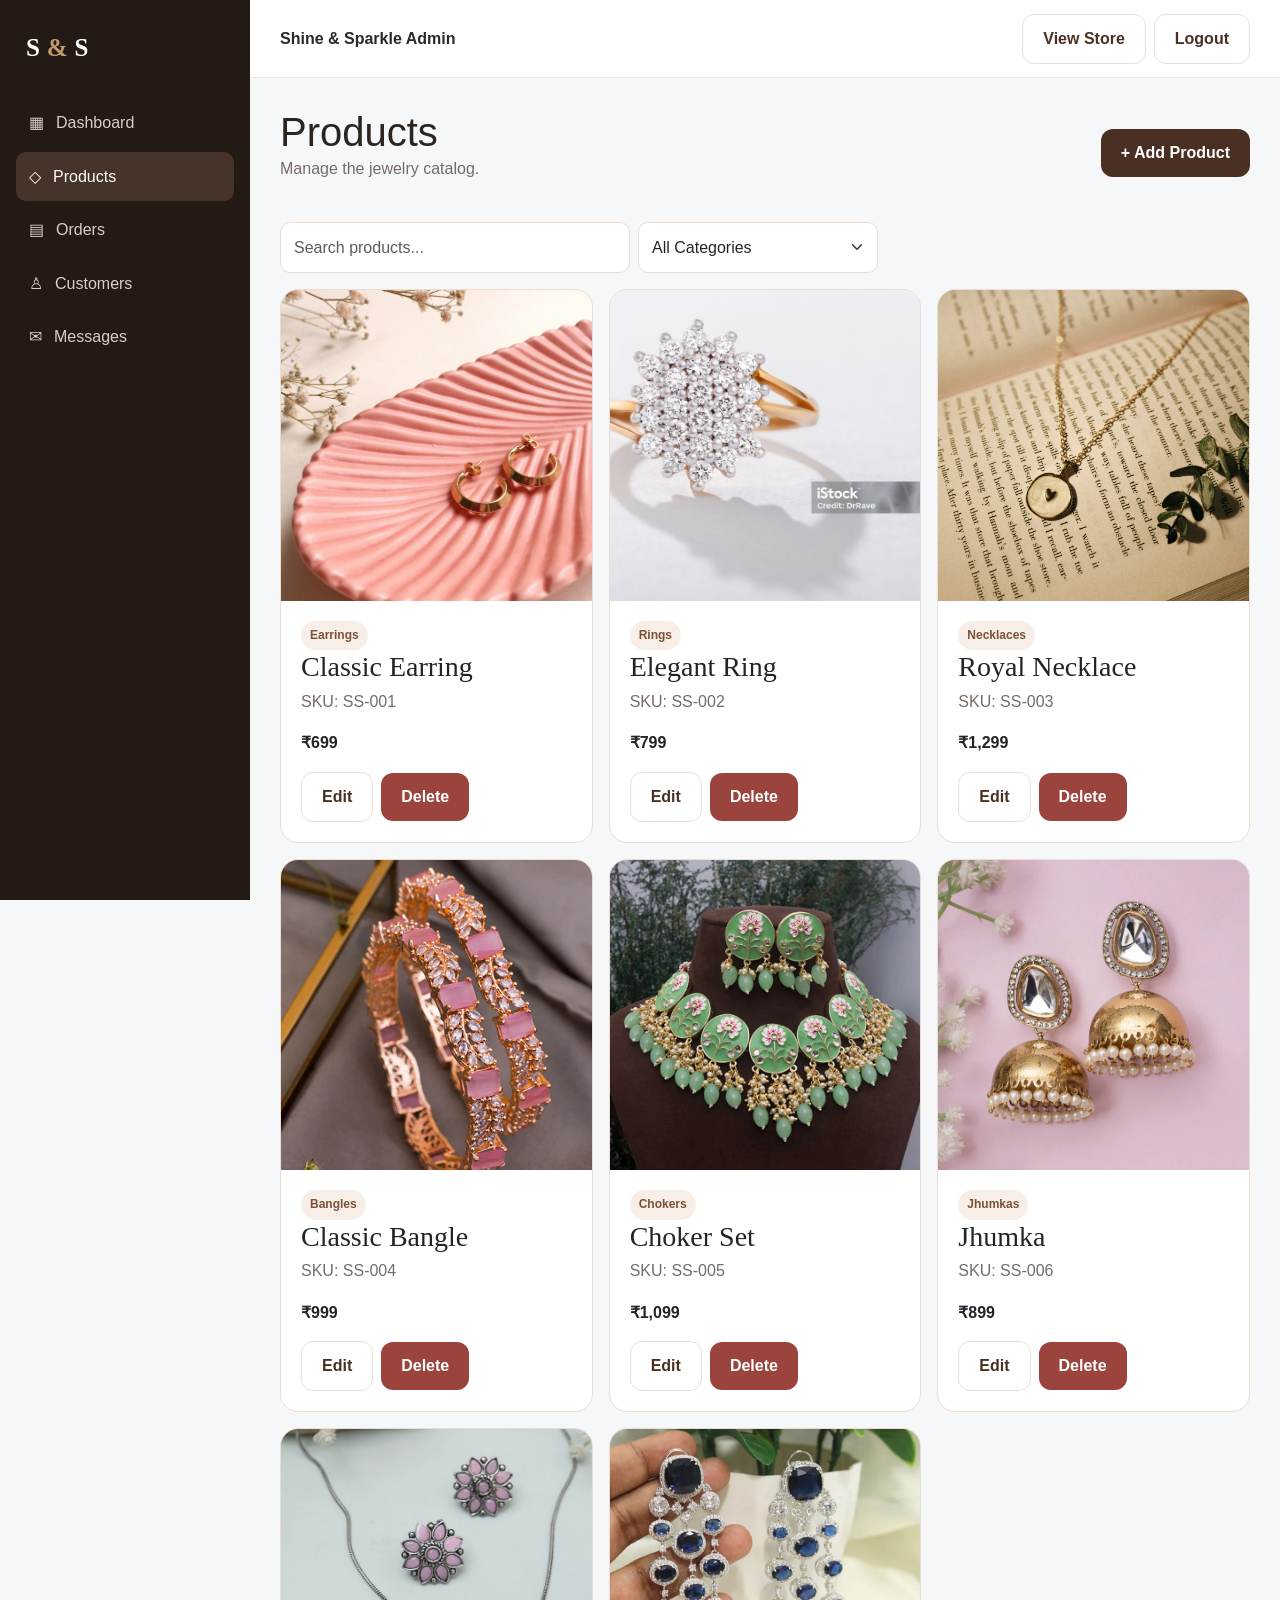
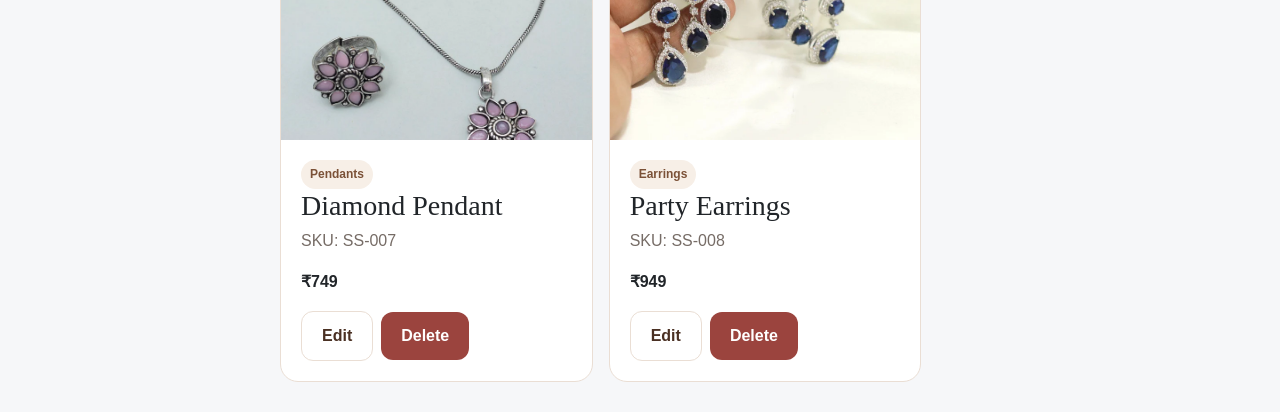
<file: admin-products.html>
<!DOCTYPE html>
<html lang="en">

<head>
    <meta charset="UTF-8">
    <meta name="viewport" content="width=device-width, initial-scale=1.0">

    <title>Products | Shine & Sparkle Admin</title>

    <link href="https://cdn.jsdelivr.net/npm/bootstrap@5.3.8/dist/css/bootstrap.min.css" rel="stylesheet" integrity="sha384-sRIl4kxILFvY47J16cr9ZwB07vP4J8+LH7qKQnuqkuIAvNWLzeN8tE5YBujZqJLB" crossorigin="anonymous">
    <link rel="stylesheet" href="style.css">
</head>

<body class="admin-body">

    <!-- ================= ADMIN LAYOUT ================= -->
    <div class="admin-layout">


        <!-- ================= SIDEBAR ================= -->
        <aside class="sidebar">

            <!-- Admin Logo -->
            <a
                class="logo"
                href="admin-dashboard.html"
            >
                S <span>&</span> S
            </a>


            <!-- Admin Navigation -->
            <nav>

                <a href="admin-dashboard.html">
                    <span>  ▦</span>
                    <span>Dashboard</span>
                </a>

                <a
                    href="admin-products.html"
                    class="active"
                >
                    <span>◇</span>
                    <span>Products</span>
                </a>

                <a href="admin-orders.html">
                    <span>▤</span>
                    <span>Orders</span>
                </a>

                <a href="admin-customers.html">
                    <span>♙</span>
                    <span>Customers</span>
                </a>

                <a href="admin-messages.html">
                    <span>✉</span>
                    <span>Messages</span>
                </a>

            </nav>

        </aside>


        <!-- ================= ADMIN MAIN AREA ================= -->
        <section class="admin-main">


            <!-- ================= TOP BAR ================= -->
            <header class="admin-top">

                <strong>
                    Shine & Sparkle Admin
                </strong>

                <div class="d-flex flex-wrap justify-content-end align-items-center gap-2">

                    <a
                        href="index.html"
                        class="btn btn-secondary"
                    >
                        View Store
                    </a>

                    <button
                        class="btn btn-secondary"
                        type="button"
                        data-admin-logout
                    >
                        Logout
                    </button>

                </div>

            </header>


            <!-- ================= PRODUCTS CONTENT ================= -->
            <main class="admin-content">


                <!-- Page Header -->
                <div class="admin-title d-flex flex-wrap align-items-center justify-content-between gap-3 mb-4">

                    <div>

                        <h1>
                            Products
                        </h1>

                        <p class="muted">
                            Manage the jewelry catalog.
                        </p>

                    </div>

                    <button
                        class="btn btn-primary"
                        type="button"
                    >
                        + Add Product
                    </button>

                </div>


                <!-- ================= SEARCH & FILTER ================= -->
                <div class="d-flex flex-wrap gap-2 mb-3">

                    <input
                        class="form-control"
                        style="max-width: 350px;"
                        type="text"
                        id="productSearch"
                        placeholder="Search products..."
                    >

                    <select
                        class="form-select"
                        style="max-width: 240px;"
                        id="categoryFilter"
                    >

                        <option value="">
                            All Categories
                        </option>

                        <option value="Earrings">
                            Earrings
                        </option>

                        <option value="Rings">
                            Rings
                        </option>

                        <option value="Necklaces">
                            Necklaces
                        </option>

                        <option value="Bangles">
                            Bangles
                        </option>

                        <option value="Chokers">
                            Chokers
                        </option>

                        <option value="Jhumkas">
                            Jhumkas
                        </option>

                        <option value="Pendants">
                            Pendants
                        </option>

                    </select>

                </div>


                <!-- ================= PRODUCT GRID ================= -->
                <div
                    class="row g-3"
                    id="productGrid"
                >


                    <!-- Product 1 -->
                    <div class="col-md-6 col-xl-4">

                        <article
                            class="card product-card shadow-none"
                        data-name="classic earring"
                    >

                        <img
                            src="assets/images/earring.jpg"
                            alt="Classic Earring"
                        >

                        <div class="card-body">

                            <span class="tag">
                                Earrings
                            </span>

                            <h3>
                                Classic Earring
                            </h3>

                            <p class="muted">
                                SKU: SS-001
                            </p>

                            <strong>
                                ₹699
                            </strong>


                            <!-- Product Actions -->
                            <div class="d-flex align-items-center gap-2 flex-wrap mt-3">

                                <button
                                    class="btn btn-secondary"
                                    type="button"
                                >
                                    Edit
                                </button>

                                <button
                                    class="btn btn-danger"
                                    type="button"
                                    data-delete-product
                                >
                                    Delete
                                </button>

                            </div>

                        </div>

                        </article>

                    </div>


                    <!-- Product 2 -->
                    <div class="col-md-6 col-xl-4">

                        <article
                            class="card product-card shadow-none"
                        data-name="elegant ring"
                    >

                        <img
                            src="assets/images/Ring.jpg"
                            alt="Elegant Ring"
                        >

                        <div class="card-body">

                            <span class="tag">
                                Rings
                            </span>

                            <h3>
                                Elegant Ring
                            </h3>

                            <p class="muted">
                                SKU: SS-002
                            </p>

                            <strong>
                                ₹799
                            </strong>


                            <div class="d-flex align-items-center gap-2 flex-wrap mt-3">

                                <button
                                    class="btn btn-secondary"
                                    type="button"
                                >
                                    Edit
                                </button>

                                <button
                                    class="btn btn-danger"
                                    type="button"
                                    data-delete-product
                                >
                                    Delete
                                </button>

                            </div>

                        </div>

                        </article>

                    </div>


                    <!-- Product 3 -->
                    <div class="col-md-6 col-xl-4">

                        <article
                            class="card product-card shadow-none"
                        data-name="royal necklace"
                    >

                        <img
                            src="assets/images/necklace.jpg"
                            alt="Royal Necklace"
                        >

                        <div class="card-body">

                            <span class="tag">
                                Necklaces
                            </span>

                            <h3>
                                Royal Necklace
                            </h3>

                            <p class="muted">
                                SKU: SS-003
                            </p>

                            <strong>
                                ₹1,299
                            </strong>


                            <div class="d-flex align-items-center gap-2 flex-wrap mt-3">

                                <button
                                    class="btn btn-secondary"
                                    type="button"
                                >
                                    Edit
                                </button>

                                <button
                                    class="btn btn-danger"
                                    type="button"
                                    data-delete-product
                                >
                                    Delete
                                </button>

                            </div>

                        </div>

                        </article>

                    </div>


                    <!-- Product 4 -->
                    <div class="col-md-6 col-xl-4">

                        <article
                            class="card product-card shadow-none"
                        data-name="classic bangle"
                    >

                        <img
                            src="assets/images/bangle.webp"
                            alt="Classic Bangle"
                        >

                        <div class="card-body">

                            <span class="tag">
                                Bangles
                            </span>

                            <h3>
                                Classic Bangle
                            </h3>

                            <p class="muted">
                                SKU: SS-004
                            </p>

                            <strong>
                                ₹999
                            </strong>


                            <div class="d-flex align-items-center gap-2 flex-wrap mt-3">

                                <button
                                    class="btn btn-secondary"
                                    type="button"
                                >
                                    Edit
                                </button>

                                <button
                                    class="btn btn-danger"
                                    type="button"
                                    data-delete-product
                                >
                                    Delete
                                </button>

                            </div>

                        </div>

                        </article>

                    </div>


                    <!-- Product 5 -->
                    <div class="col-md-6 col-xl-4">

                        <article
                            class="card product-card shadow-none"
                        data-name="choker set"
                    >

                        <img
                            src="assets/images/choker set.webp"
                            alt="Choker Set"
                        >

                        <div class="card-body">

                            <span class="tag">
                                Chokers
                            </span>

                            <h3>
                                Choker Set
                            </h3>

                            <p class="muted">
                                SKU: SS-005
                            </p>

                            <strong>
                                ₹1,099
                            </strong>


                            <div class="d-flex align-items-center gap-2 flex-wrap mt-3">

                                <button
                                    class="btn btn-secondary"
                                    type="button"
                                >
                                    Edit
                                </button>

                                <button
                                    class="btn btn-danger"
                                    type="button"
                                    data-delete-product
                                >
                                    Delete
                                </button>

                            </div>

                        </div>

                        </article>

                    </div>


                    <!-- Product 6 -->
                    <div class="col-md-6 col-xl-4">

                        <article
                            class="card product-card shadow-none"
                        data-name="pearl jhumka"
                    >

                        <img
                            src="assets/images/jhumkha.webp"
                            alt="Pearl Jhumka"
                        >

                        <div class="card-body">

                            <span class="tag">
                                Jhumkas
                            </span>

                            <h3>
                                Jhumka
                            </h3>

                            <p class="muted">
                                SKU: SS-006
                            </p>

                            <strong>
                                ₹899
                            </strong>


                            <div class="d-flex align-items-center gap-2 flex-wrap mt-3">

                                <button
                                    class="btn btn-secondary"
                                    type="button"
                                >
                                    Edit
                                </button>

                                <button
                                    class="btn btn-danger"
                                    type="button"
                                    data-delete-product
                                >
                                    Delete
                                </button>

                            </div>

                        </div>

                        </article>

                    </div>


                    <!-- Product 7 -->
                    <div class="col-md-6 col-xl-4">

                        <article
                            class="card product-card shadow-none"
                        data-name="diamond pendant"
                    >

                        <img
                            src="assets/images/pendant.webp"
                            alt="Diamond Pendant"
                        >

                        <div class="card-body">

                            <span class="tag">
                                Pendants
                            </span>

                            <h3>
                                Diamond Pendant
                            </h3>

                            <p class="muted">
                                SKU: SS-007
                            </p>

                            <strong>
                                &#8377;749
                            </strong>


                            <div class="d-flex align-items-center gap-2 flex-wrap mt-3">

                                <button
                                    class="btn btn-secondary"
                                    type="button"
                                >
                                    Edit
                                </button>

                                <button
                                    class="btn btn-danger"
                                    type="button"
                                    data-delete-product
                                >
                                    Delete
                                </button>

                            </div>

                        </div>

                        </article>

                    </div>


                    <!-- Product 8 -->
                    <div class="col-md-6 col-xl-4">

                        <article
                            class="card product-card shadow-none"
                        data-name="party earrings"
                    >

                        <img
                            src="assets/images/party earrings.webp"
                            alt="Party Earrings"
                        >

                        <div class="card-body">

                            <span class="tag">
                                Earrings
                            </span>

                            <h3>
                                Party Earrings
                            </h3>

                            <p class="muted">
                                SKU: SS-008
                            </p>

                            <strong>
                                &#8377;949
                            </strong>


                            <div class="d-flex align-items-center gap-2 flex-wrap mt-3">

                                <button
                                    class="btn btn-secondary"
                                    type="button"
                                >
                                    Edit
                                </button>

                                <button
                                    class="btn btn-danger"
                                    type="button"
                                    data-delete-product
                                >
                                    Delete
                                </button>

                            </div>

                        </div>

                        </article>

                    </div>


                </div>

            </main>

        </section>

    </div>


    <script src="https://cdn.jsdelivr.net/npm/bootstrap@5.3.8/dist/js/bootstrap.bundle.min.js" integrity="sha384-FKyoEForCGlyvwx9Hj09JcYn3nv7wiPVlz7YYwJrWVcXK/BmnVDxM+D2scQbITxI" crossorigin="anonymous"></script>
    <script src="script.js"></script>

</body>

</html>
</file>
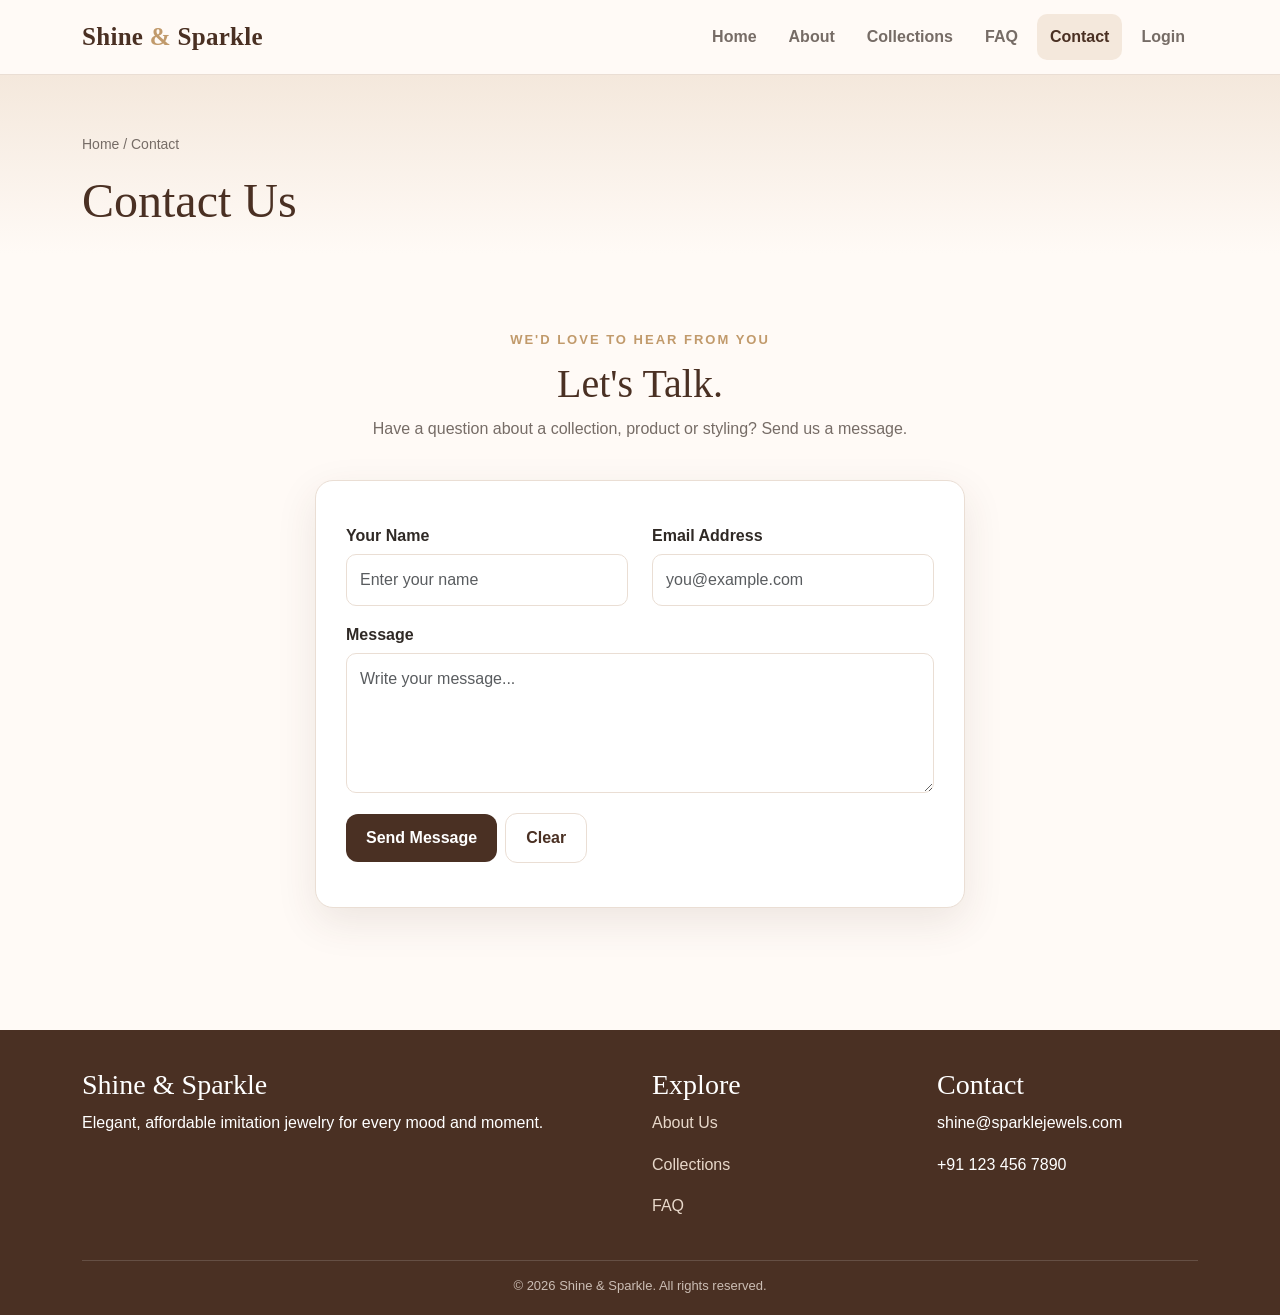
<file: contact.html>
<!DOCTYPE html>
<html lang="en">

<head>
    <meta charset="UTF-8">
    <meta name="viewport" content="width=device-width, initial-scale=1.0">

    <title>Contact | Shine & Sparkle</title>

    <link href="https://cdn.jsdelivr.net/npm/bootstrap@5.3.8/dist/css/bootstrap.min.css" rel="stylesheet" integrity="sha384-sRIl4kxILFvY47J16cr9ZwB07vP4J8+LH7qKQnuqkuIAvNWLzeN8tE5YBujZqJLB" crossorigin="anonymous">
    <link rel="stylesheet" href="style.css">
</head>

<body>

    <!-- ================= HEADER ================= -->
    <header class="site-header">

        <nav class="navbar navbar-expand-lg">

            <div class="container">

                <!-- Logo -->
                <a class="navbar-brand logo" href="index.html">
                    Shine <span>&</span> Sparkle
                </a>

                <!-- Mobile Navigation Button -->
                <button
                    class="navbar-toggler"
                    type="button"
                    data-bs-toggle="collapse"
                    data-bs-target="#navbarNav"
                    aria-controls="navbarNav"
                    aria-expanded="false"
                    aria-label="Toggle navigation"
                >
                    <span class="navbar-toggler-icon"></span>
                </button>

                <!-- Navigation -->
                <div class="collapse navbar-collapse" id="navbarNav">
                    <ul class="navbar-nav ms-auto">

                        <li class="nav-item">
                            <a class="nav-link" href="index.html">Home</a>
                        </li>

                        <li class="nav-item">
                            <a class="nav-link" href="about.html">About</a>
                        </li>

                        <li class="nav-item">
                            <a class="nav-link" href="collections.html">Collections</a>
                        </li>

                        <li class="nav-item">
                            <a class="nav-link" href="faq.html">FAQ</a>
                        </li>

                        <li class="nav-item">
                            <a class="nav-link active" href="contact.html">Contact</a>
                        </li>

                        <li class="nav-item">
                            <a class="nav-link" href="login.html">Login</a>
                        </li>

                    </ul>
                </div>

            </div>

        </nav>

    </header>


    <!-- ================= MAIN CONTENT ================= -->
    <main>

        <!-- Page Title -->
        <section class="page-title">

            <div class="container">

                <div class="breadcrumb">
                    Home / Contact
                </div>

                <h1>
                    Contact Us
                </h1>

            </div>

        </section>


        <!-- ================= CONTACT SECTION ================= -->
        <section class="section">

            <div class="container">

                <!-- Section Heading -->
                <div class="section-head">

                    <span class="eyebrow">
                        We'd love to hear from you
                    </span>

                    <h2>
                        Let's Talk.
                    </h2>

                    <p>
                        Have a question about a collection, product
                        or styling? Send us a message.
                    </p>

                </div>


                <!-- Contact Form -->
                <form
                    class="card form-card"
                    id="contactForm"
                    novalidate
                >

                    <div class="row">

                        <!-- Name -->
                        <div class="col-md-6">

                            <label
                                class="form-label"
                                for="cname"
                            >
                                Your Name
                            </label>

                            <input
                                class="form-control"
                                type="text"
                                id="cname"
                                name="name"
                                placeholder="Enter your name"
                            >

                            <div
                                id="cnameError"
                                class="error"
                            ></div>

                        </div>


                        <!-- Email -->
                        <div class="col-md-6">

                            <label
                                class="form-label"
                                for="cemail"
                            >
                                Email Address
                            </label>

                            <input
                                class="form-control"
                                type="email"
                                id="cemail"
                                name="email"
                                placeholder="you@example.com"
                            >

                            <div
                                id="cemailError"
                                class="error"
                            ></div>

                        </div>

                    </div>


                    <!-- Message -->
                    <label
                        class="form-label"
                        for="cmessage"
                    >
                        Message
                    </label>

                    <textarea
                        class="form-control"
                        id="cmessage"
                        name="message"
                        placeholder="Write your message..."
                    ></textarea>

                    <div
                        id="cmessageError"
                        class="error"
                    ></div>


                    <!-- Form Buttons -->
                    <div class="d-flex align-items-center gap-2 flex-wrap mt-3">

                        <button
                            class="btn btn-primary"
                            type="submit"
                        >
                            Send Message
                        </button>

                        <button
                            class="btn btn-secondary"
                            type="reset"
                        >
                            Clear
                        </button>

                    </div>


                    <!-- Success Message -->
                    <div
                        id="contactSuccess"
                        class="success"
                    ></div>

                </form>

            </div>

        </section>

    </main>


    <!-- ================= FOOTER ================= -->
    <footer class="site-footer">

        <div class="container">

            <div class="row g-4">


                <!-- Brand Information -->
                <div class="col-lg-6">

                    <h3>
                        Shine & Sparkle
                    </h3>

                    <p>
                        Elegant, affordable imitation jewelry
                        for every mood and moment.
                    </p>

                </div>


                <!-- Explore Links -->
                <div class="col-md-6 col-lg-3">

                    <h3>
                        Explore
                    </h3>

                    <p>
                        <a href="about.html">
                            About Us
                        </a>
                    </p>

                    <p>
                        <a href="collections.html">
                            Collections
                        </a>
                    </p>

                    <p>
                        <a href="faq.html">
                            FAQ
                        </a>
                    </p>

                </div>


                <!-- Contact Information -->
                <div class="col-md-6 col-lg-3">

                    <h3>
                        Contact
                    </h3>

                    <p>
                        shine@sparklejewels.com
                    </p>

                    <p>
                        +91 123 456 7890
                    </p>

                </div>


            </div>


            <!-- Copyright -->
            <div class="copyright">

                © 2026 Shine & Sparkle.
                All rights reserved.

            </div>

        </div>

    </footer>


    <script src="https://cdn.jsdelivr.net/npm/bootstrap@5.3.8/dist/js/bootstrap.bundle.min.js" integrity="sha384-FKyoEForCGlyvwx9Hj09JcYn3nv7wiPVlz7YYwJrWVcXK/BmnVDxM+D2scQbITxI" crossorigin="anonymous"></script>
    <script src="script.js"></script>

</body>

</html>
</file>
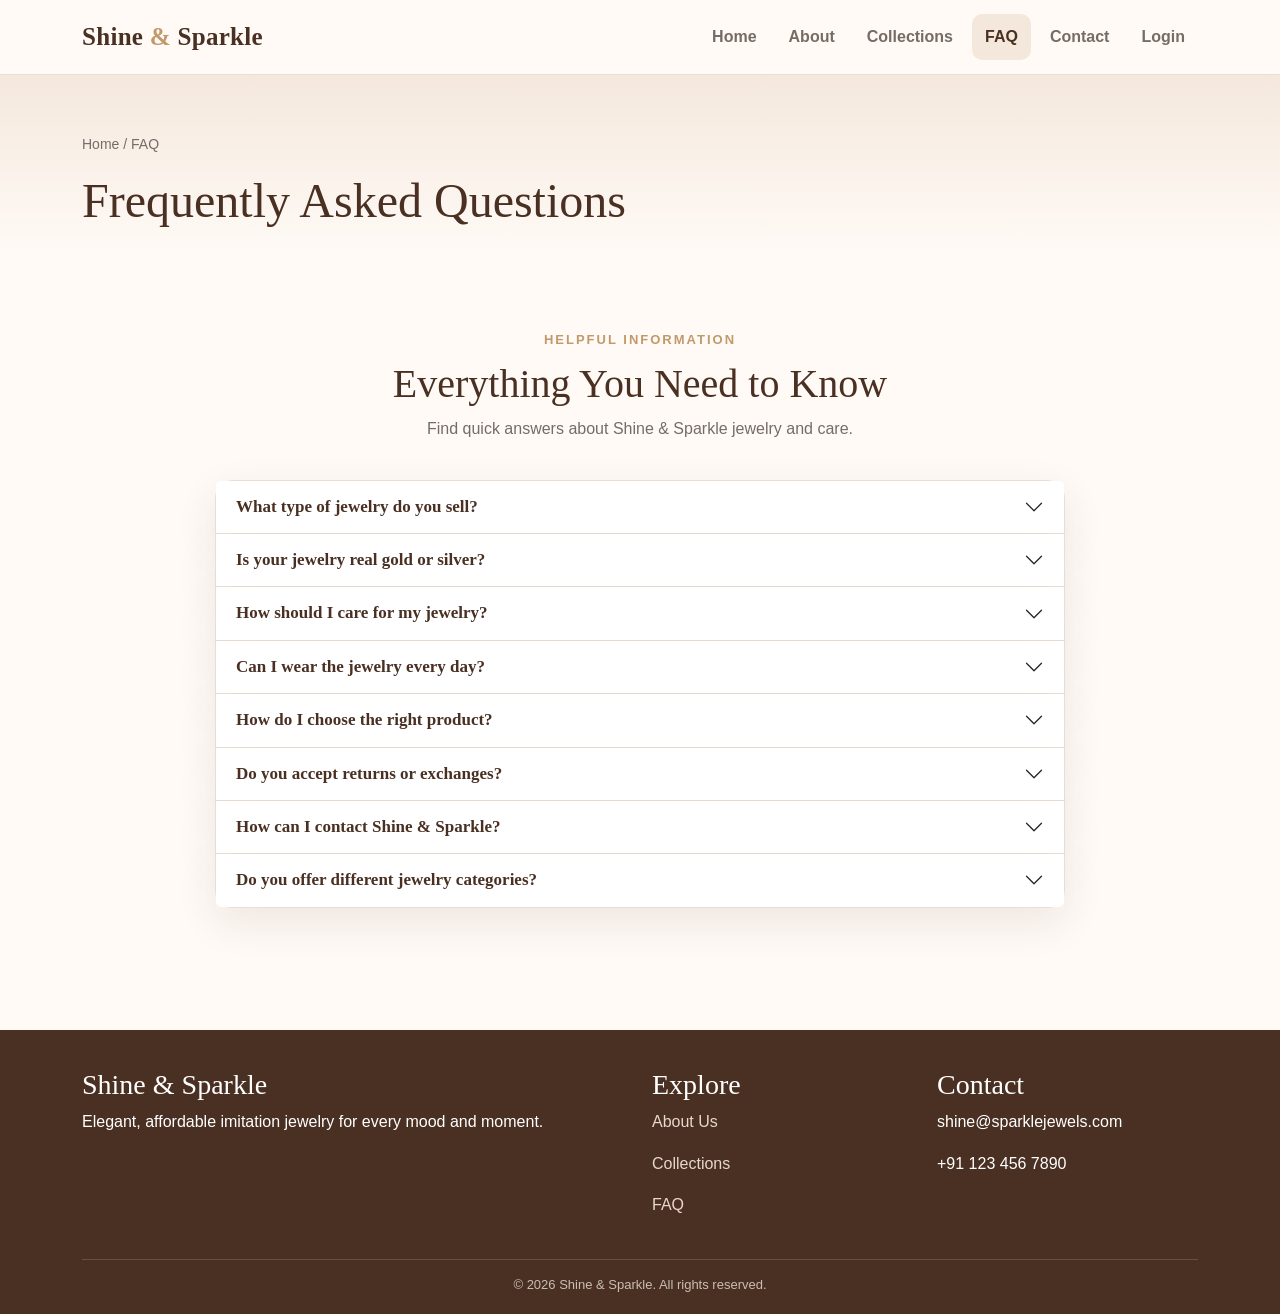
<file: faq.html>
<!DOCTYPE html>
<html lang="en">

<head>
    <meta charset="UTF-8">
    <meta name="viewport" content="width=device-width, initial-scale=1.0">

    <title>FAQ | Shine &amp; Sparkle</title>

    <link href="https://cdn.jsdelivr.net/npm/bootstrap@5.3.8/dist/css/bootstrap.min.css" rel="stylesheet" integrity="sha384-sRIl4kxILFvY47J16cr9ZwB07vP4J8+LH7qKQnuqkuIAvNWLzeN8tE5YBujZqJLB" crossorigin="anonymous">
    <link rel="stylesheet" href="style.css">
</head>

<body>

<!-- ================= HEADER ================= -->
    <header class="site-header">

        <nav class="navbar navbar-expand-lg">

            <div class="container">

                <!-- Logo -->
                <a class="navbar-brand logo" href="index.html">
                    Shine <span>&</span> Sparkle
                </a>

                <!-- Mobile Navigation Button -->
                <button
                    class="navbar-toggler"
                    type="button"
                    data-bs-toggle="collapse"
                    data-bs-target="#navbarNav"
                    aria-controls="navbarNav"
                    aria-expanded="false"
                    aria-label="Toggle navigation"
                >
                    <span class="navbar-toggler-icon"></span>
                </button>

                <!-- Navigation -->
                <div class="collapse navbar-collapse" id="navbarNav">
                    <ul class="navbar-nav ms-auto">

                        <li class="nav-item">
                            <a class="nav-link" href="index.html">Home</a>
                        </li>

                        <li class="nav-item">
                            <a class="nav-link" href="about.html">About</a>
                        </li>

                        <li class="nav-item">
                            <a class="nav-link" href="collections.html">Collections</a>
                        </li>

                        <li class="nav-item">
                            <a class="nav-link active" href="faq.html">FAQ</a>
                        </li>

                        <li class="nav-item">
                            <a class="nav-link" href="contact.html">Contact</a>
                        </li>

                        <li class="nav-item">
                            <a class="nav-link" href="login.html">Login</a>
                        </li>

                    </ul>
                </div>

            </div>

        </nav>

    </header>


    <!-- ================= MAIN CONTENT ================= -->
    <main>

        <section class="page-title">

            <div class="container">

                <div class="breadcrumb">
                    Home / FAQ
                </div>

                <h1>
                    Frequently Asked Questions
                </h1>

            </div>

        </section>


        <!-- ================= FAQ SECTION ================= -->
        <section class="section">

            <div class="container">

                <div class="section-head">

                    <span class="eyebrow">
                        Helpful Information
                    </span>

                    <h2>
                        Everything You Need to Know
                    </h2>

                    <p>
                        Find quick answers about Shine &amp; Sparkle jewelry and care.
                    </p>

                </div>

                <div class="accordion faq-list" id="faqAccordion">

                    <div class="accordion-item">

                        <h2 class="accordion-header">
                            <button
                                class="accordion-button collapsed faq-question"
                                type="button"
                                data-bs-toggle="collapse"
                                data-bs-target="#faqAnswer1"
                            >
                                What type of jewelry do you sell?
                            </button>
                        </h2>

                        <div
                            id="faqAnswer1"
                            class="accordion-collapse collapse"
                            data-bs-parent="#faqAccordion"
                        >
                            <div class="accordion-body">
                                <p>
                                    We offer handcrafted-inspired imitation jewelry including earrings, rings, necklaces, bangles, chokers, jhumkas, pendants and other styles.
                                </p>
                            </div>
                        </div>

                    </div>

                    <div class="accordion-item">

                        <h2 class="accordion-header">
                            <button
                                class="accordion-button collapsed faq-question"
                                type="button"
                                data-bs-toggle="collapse"
                                data-bs-target="#faqAnswer2"
                            >
                                Is your jewelry real gold or silver?
                            </button>
                        </h2>

                        <div
                            id="faqAnswer2"
                            class="accordion-collapse collapse"
                            data-bs-parent="#faqAccordion"
                        >
                            <div class="accordion-body">
                                <p>
                                    Our products are imitation/fashion jewelry and are designed to provide an elegant look at an affordable price.
                                </p>
                            </div>
                        </div>

                    </div>

                    <div class="accordion-item">

                        <h2 class="accordion-header">
                            <button
                                class="accordion-button collapsed faq-question"
                                type="button"
                                data-bs-toggle="collapse"
                                data-bs-target="#faqAnswer3"
                            >
                                How should I care for my jewelry?
                            </button>
                        </h2>

                        <div
                            id="faqAnswer3"
                            class="accordion-collapse collapse"
                            data-bs-parent="#faqAccordion"
                        >
                            <div class="accordion-body">
                                <p>
                                    Keep jewelry away from water, perfume, lotions, sweat and chemicals. Store pieces in a dry place when not in use.
                                </p>
                            </div>
                        </div>

                    </div>

                    <div class="accordion-item">

                        <h2 class="accordion-header">
                            <button
                                class="accordion-button collapsed faq-question"
                                type="button"
                                data-bs-toggle="collapse"
                                data-bs-target="#faqAnswer4"
                            >
                                Can I wear the jewelry every day?
                            </button>
                        </h2>

                        <div
                            id="faqAnswer4"
                            class="accordion-collapse collapse"
                            data-bs-parent="#faqAccordion"
                        >
                            <div class="accordion-body">
                                <p>
                                    Yes, our pieces are suitable for everyday styling, but proper care will help maintain their appearance and finish.
                                </p>
                            </div>
                        </div>

                    </div>

                    <div class="accordion-item">

                        <h2 class="accordion-header">
                            <button
                                class="accordion-button collapsed faq-question"
                                type="button"
                                data-bs-toggle="collapse"
                                data-bs-target="#faqAnswer5"
                            >
                                How do I choose the right product?
                            </button>
                        </h2>

                        <div
                            id="faqAnswer5"
                            class="accordion-collapse collapse"
                            data-bs-parent="#faqAccordion"
                        >
                            <div class="accordion-body">
                                <p>
                                    Browse our Collections page to explore available styles and categories.
                                </p>
                            </div>
                        </div>

                    </div>

                    <div class="accordion-item">

                        <h2 class="accordion-header">
                            <button
                                class="accordion-button collapsed faq-question"
                                type="button"
                                data-bs-toggle="collapse"
                                data-bs-target="#faqAnswer6"
                            >
                                Do you accept returns or exchanges?
                            </button>
                        </h2>

                        <div
                            id="faqAnswer6"
                            class="accordion-collapse collapse"
                            data-bs-parent="#faqAccordion"
                        >
                            <div class="accordion-body">
                                <p>
                                    For this static website, return and exchange information is provided as general store information only. No real order processing is connected.
                                </p>
                            </div>
                        </div>

                    </div>

                    <div class="accordion-item">

                        <h2 class="accordion-header">
                            <button
                                class="accordion-button collapsed faq-question"
                                type="button"
                                data-bs-toggle="collapse"
                                data-bs-target="#faqAnswer7"
                            >
                                How can I contact Shine &amp; Sparkle?
                            </button>
                        </h2>

                        <div
                            id="faqAnswer7"
                            class="accordion-collapse collapse"
                            data-bs-parent="#faqAccordion"
                        >
                            <div class="accordion-body">
                                <p>
                                    You can contact us through the Contact page.
                                </p>
                            </div>
                        </div>

                    </div>

                    <div class="accordion-item">

                        <h2 class="accordion-header">
                            <button
                                class="accordion-button collapsed faq-question"
                                type="button"
                                data-bs-toggle="collapse"
                                data-bs-target="#faqAnswer8"
                            >
                                Do you offer different jewelry categories?
                            </button>
                        </h2>

                        <div
                            id="faqAnswer8"
                            class="accordion-collapse collapse"
                            data-bs-parent="#faqAccordion"
                        >
                            <div class="accordion-body">
                                <p>
                                    Yes. We offer earrings, rings, necklaces, bangles, chokers, jhumkas, pendants and more.
                                </p>
                            </div>
                        </div>

                    </div>

                </div>

            </div>

        </section>

    </main>


<!-- ================= FOOTER ================= -->
    <footer class="site-footer">

        <div class="container">

            <div class="row g-4">

                <div class="col-lg-6">

                    <h3>
                        Shine & Sparkle
                    </h3>

                    <p>
                        Elegant, affordable imitation jewelry for every mood and moment.
                    </p>

                </div>

                <div class="col-md-6 col-lg-3">

                    <h3>
                        Explore
                    </h3>

                    <p>
                        <a href="about.html">
                            About Us
                        </a>
                    </p>

                    <p>
                        <a href="collections.html">
                            Collections
                        </a>
                    </p>

                    <p>
                        <a href="faq.html">
                            FAQ
                        </a>
                    </p>

                </div>

                <div class="col-md-6 col-lg-3">

                    <h3>
                        Contact
                    </h3>

                    <p>
                        shine@sparklejewels.com
                    </p>

                    <p>
                        +91 123 456 7890
                    </p>

                </div>

            </div>

            <div class="copyright">
                &copy; 2026 Shine & Sparkle. All rights reserved.
            </div>

        </div>

    </footer>


    <script src="https://cdn.jsdelivr.net/npm/bootstrap@5.3.8/dist/js/bootstrap.bundle.min.js" integrity="sha384-FKyoEForCGlyvwx9Hj09JcYn3nv7wiPVlz7YYwJrWVcXK/BmnVDxM+D2scQbITxI" crossorigin="anonymous"></script>
    <script src="script.js"></script>

</body>

</html>
</file>
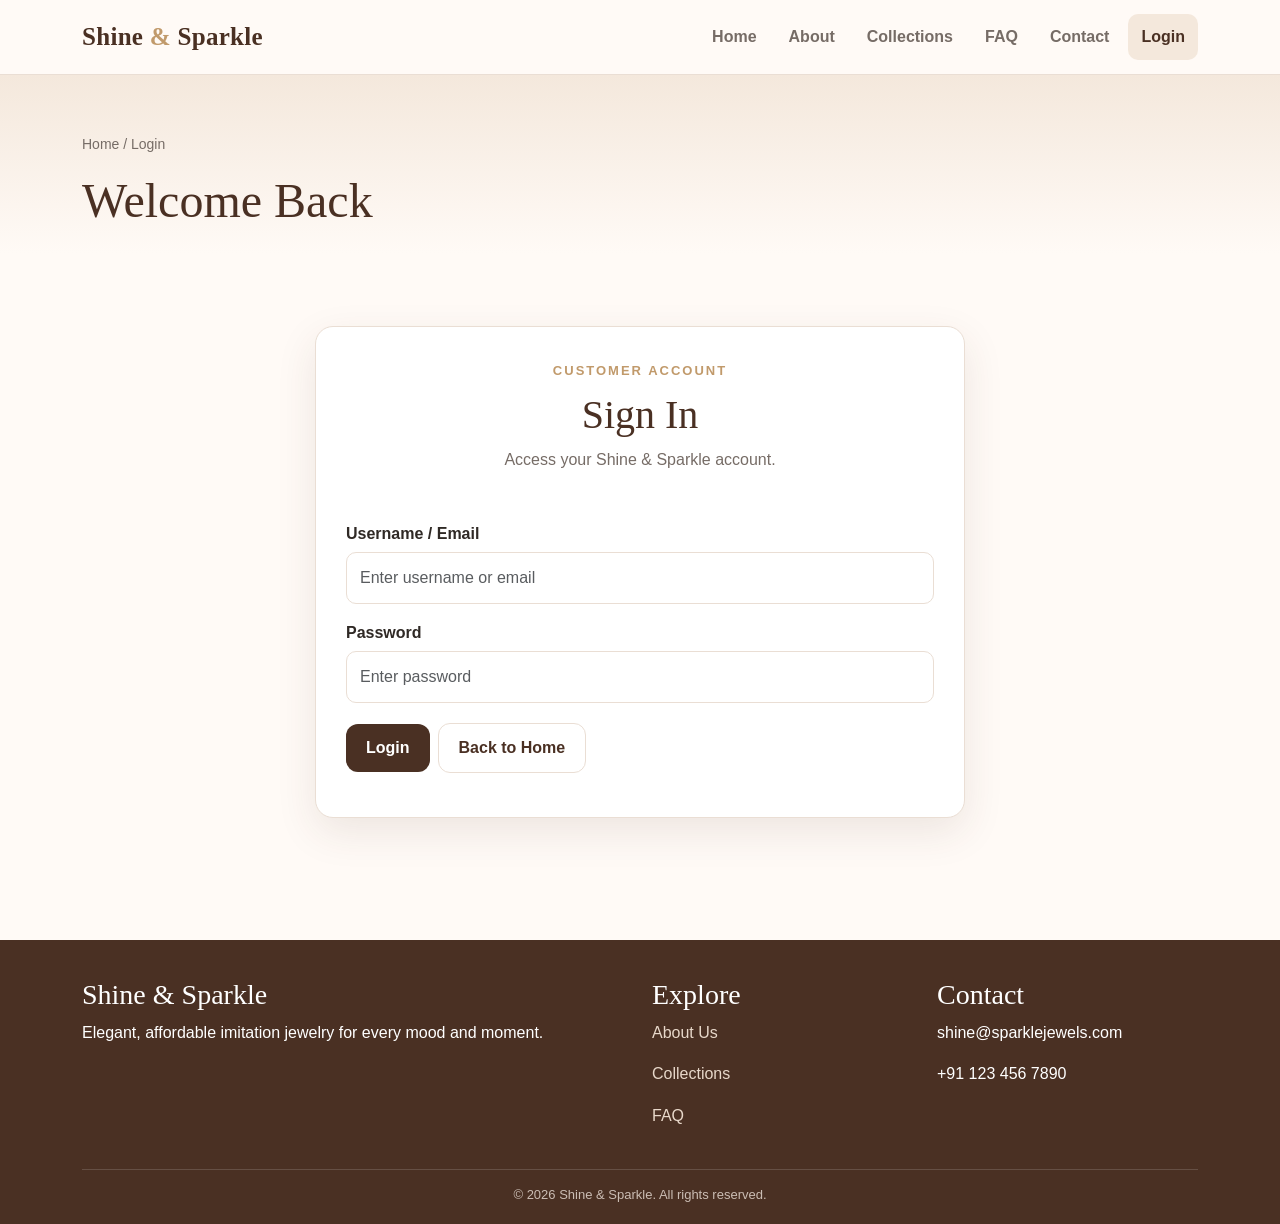
<file: login.html>
<!DOCTYPE html>
<html lang="en">

<head>
    <meta charset="UTF-8">
    <meta name="viewport" content="width=device-width, initial-scale=1.0">

    <title>Login | Shine & Sparkle</title>

    <link href="https://cdn.jsdelivr.net/npm/bootstrap@5.3.8/dist/css/bootstrap.min.css" rel="stylesheet" integrity="sha384-sRIl4kxILFvY47J16cr9ZwB07vP4J8+LH7qKQnuqkuIAvNWLzeN8tE5YBujZqJLB" crossorigin="anonymous">
    <link rel="stylesheet" href="style.css">
</head>

<body>

<!-- ================= HEADER ================= -->
    <header class="site-header">

        <nav class="navbar navbar-expand-lg">

            <div class="container">

                <!-- Logo -->
                <a class="navbar-brand logo" href="index.html">
                    Shine <span>&</span> Sparkle
                </a>

                <!-- Mobile Navigation Button -->
                <button
                    class="navbar-toggler"
                    type="button"
                    data-bs-toggle="collapse"
                    data-bs-target="#navbarNav"
                    aria-controls="navbarNav"
                    aria-expanded="false"
                    aria-label="Toggle navigation"
                >
                    <span class="navbar-toggler-icon"></span>
                </button>

                <!-- Navigation -->
                <div class="collapse navbar-collapse" id="navbarNav">
                    <ul class="navbar-nav ms-auto">

                        <li class="nav-item">
                            <a class="nav-link" href="index.html">Home</a>
                        </li>

                        <li class="nav-item">
                            <a class="nav-link" href="about.html">About</a>
                        </li>

                        <li class="nav-item">
                            <a class="nav-link" href="collections.html">Collections</a>
                        </li>

                        <li class="nav-item">
                            <a class="nav-link" href="faq.html">FAQ</a>
                        </li>

                        <li class="nav-item">
                            <a class="nav-link" href="contact.html">Contact</a>
                        </li>

                        <li class="nav-item">
                            <a class="nav-link active" href="login.html">Login</a>
                        </li>

                    </ul>
                </div>

            </div>

        </nav>

    </header>


    <!-- ================= MAIN CONTENT ================= -->
    <main>

        <!-- Page Title -->
        <section class="page-title">

            <div class="container">

                <div class="breadcrumb">
                    Home / Login
                </div>

                <h1>
                    Welcome Back
                </h1>

            </div>

        </section>


        <!-- ================= LOGIN SECTION ================= -->
        <section class="section">

            <div class="container">

                <form
                    class="card form-card"
                    id="loginForm"
                    novalidate
                >

                    <!-- Form Heading -->
                    <div
                        class="section-head"
                        style="margin-bottom: 20px;"
                    >

                        <span class="eyebrow">
                            Customer Account
                        </span>

                        <h2>
                            Sign In
                        </h2>

                        <p>
                            Access your Shine & Sparkle account.
                        </p>

                    </div>


                    <!-- Username / Email -->
                    <label
                        class="form-label"
                        for="username"
                    >
                        Username / Email
                    </label>

                    <input
                        class="form-control"
                        type="text"
                        id="username"
                        name="username"
                        placeholder="Enter username or email"
                    >

                    <div
                        id="usernameError"
                        class="error"
                    ></div>


                    <!-- Password -->
                    <label
                        class="form-label"
                        for="password"
                    >
                        Password
                    </label>

                    <input
                        class="form-control"
                        type="password"
                        id="password"
                        name="password"
                        placeholder="Enter password"
                    >

                    <div
                        id="passwordError"
                        class="error"
                    ></div>


                    <!-- Form Buttons -->
                    <div class="d-flex align-items-center gap-2 flex-wrap mt-3">

                        <button
                            class="btn btn-primary"
                            type="submit"
                        >
                            Login
                        </button>

                        <a
                            class="btn btn-secondary"
                            href="index.html"
                        >
                            Back to Home
                        </a>

                    </div>


                    <!-- Success Message -->
                    <div
                        id="loginSuccess"
                        class="success"
                    ></div>

                </form>

            </div>

        </section>

    </main>


    <!-- ================= FOOTER ================= -->
    <footer class="site-footer">

        <div class="container">

            <div class="row g-4">


                <!-- Brand Information -->
                <div class="col-lg-6">

                    <h3>
                        Shine & Sparkle
                    </h3>

                    <p>
                        Elegant, affordable imitation jewelry
                        for every mood and moment.
                    </p>

                </div>


                <!-- Explore Links -->
                <div class="col-md-6 col-lg-3">

                    <h3>
                        Explore
                    </h3>

                    <p>
                        <a href="about.html">
                            About Us
                        </a>
                    </p>

                    <p>
                        <a href="collections.html">
                            Collections
                        </a>
                    </p>

                    <p>
                        <a href="faq.html">
                            FAQ
                        </a>
                    </p>

                </div>


                <!-- Contact Information -->
                <div class="col-md-6 col-lg-3">

                    <h3>
                        Contact
                    </h3>

                    <p>
                        shine@sparklejewels.com
                    </p>

                    <p>
                        +91 123 456 7890
                    </p>

                </div>


            </div>


            <!-- Copyright -->
            <div class="copyright">

                © 2026 Shine & Sparkle.
                All rights reserved.

            </div>

        </div>

    </footer>


    <script src="https://cdn.jsdelivr.net/npm/bootstrap@5.3.8/dist/js/bootstrap.bundle.min.js" integrity="sha384-FKyoEForCGlyvwx9Hj09JcYn3nv7wiPVlz7YYwJrWVcXK/BmnVDxM+D2scQbITxI" crossorigin="anonymous"></script>
    <script src="script.js"></script>

</body>

</html>
</file>
<file: style.css>
/* =========================================================
   1. VARIABLES & BASE
   ========================================================= */

:root {
  --bg: #fffaf6;
  --surface: #ffffff;
  --cream: #f4e8dc;
  --brown: #7b5137;
  --brown-dark: #4a3023;
  --gold: #c19a6b;
  --gold-light: #e6c995;
  --text: #2f2925;
  --muted: #766c66;
  --border: #eaded4;
  --success: #3c7a55;

  --shadow: 0 14px 40px rgba(75, 48, 35, 0.10);
  --radius: 18px;
}

* {
  box-sizing: border-box;
}

html {
  scroll-behavior: smooth;
}

body {
  margin: 0;
  font-family: Inter, Segoe UI, Arial, sans-serif;
  background: var(--bg);
  color: var(--text);
  line-height: 1.6;
}

a {
  text-decoration: none;
  color: inherit;
}

img {
  max-width: 100%;
  display: block;
}


/* =========================================================
   2. HEADER & BRANDING
   ========================================================= */

.site-header {
  position: sticky;
  top: 0;
  z-index: 100;
  background: rgba(255, 250, 246, 0.96);
  backdrop-filter: blur(12px);
  border-bottom: 1px solid var(--border);
}

.logo {
  font-family: Georgia, serif;
  font-size: 25px;
  font-weight: 700;
  color: var(--brown-dark);
  letter-spacing: 0.3px;
}

.logo span {
  color: var(--gold);
}

.header-inner {
  min-height: 78px;
  display: flex;
  align-items: center;
  justify-content: space-between;
  gap: 24px;
}


/* =========================================================
   3. HERO SECTION
   ========================================================= */

.hero {
  min-height: 620px;
  display: grid;
  place-items: center;
  background:
    radial-gradient(
      circle at 75% 25%,
      rgba(230, 201, 149, 0.34),
      transparent 28%
    ),
    linear-gradient(
      135deg,
      #fffaf6 0%,
      #f4e8dc 100%
    );
  position: relative;
  overflow: hidden;
}

.hero::after {
  content: "";
  position: absolute;
  width: 460px;
  height: 460px;
  border: 1px solid rgba(193, 154, 107, 0.25);
  border-radius: 50%;
  right: -120px;
  bottom: -160px;
}

.hero-content {
  max-width: 720px;
  text-align: center;
  position: relative;
  z-index: 2;
}

.hero h1 {
  font-family: Georgia, serif;
  font-size: clamp(42px, 7vw, 76px);
  line-height: 1.02;
  margin: 12px 0 18px;
  color: var(--brown-dark);
}

.hero p {
  font-size: 19px;
  color: var(--muted);
  max-width: 650px;
  margin: 0 auto 28px;
}


/* =========================================================
   4. BUTTONS
   ========================================================= */

.btn {
  display: inline-flex;
  align-items: center;
  justify-content: center;
  border: 0;
  border-radius: 12px;
  padding: 12px 20px;
  font-weight: 800;
  cursor: pointer;
  transition: 0.2s;
}

.btn-primary {
  background: var(--brown-dark);
  color: #fff;
}

.btn-primary:hover {
  transform: translateY(-2px);
  box-shadow: 0 10px 24px rgba(74, 48, 35, 0.18);
}

.btn-secondary {
  background: #fff;
  color: var(--brown-dark);
  border: 1px solid var(--border);
}

.btn-danger {
  background: #9b443e;
  color: #fff;
}


/* =========================================================
   5. SECTIONS & HEADINGS
   ========================================================= */

.section {
  padding: 72px 0;
}

.eyebrow {
  color: var(--gold);
  font-weight: 800;
  letter-spacing: 2px;
  text-transform: uppercase;
  font-size: 13px;
}

.section-head {
  text-align: center;
  max-width: 700px;
  margin: 0 auto 38px;
}

.section-head h2 {
  font-family: Georgia, serif;
  font-size: 40px;
  margin: 8px 0;
  color: var(--brown-dark);
}

.section-head p {
  color: var(--muted);
}

.page-title {
  padding: 58px 0 25px;
  background: linear-gradient(
    180deg,
    #f4e8dc,
    transparent
  );
}

.page-title h1 {
  font-family: Georgia, serif;
  font-size: 48px;
  color: var(--brown-dark);
  margin: 0;
}

.breadcrumb {
  color: var(--muted);
  font-size: 14px;
}

.feature-box {
  background: var(--cream);
  border-radius: 28px;
  padding: 35px;
}

.feature-box h2 {
  font-family: Georgia, serif;
  font-size: 38px;
  color: var(--brown-dark);
}

.list {
  padding: 0;
  list-style: none;
}

.list li {
  padding: 10px 0;
  border-bottom: 1px solid var(--border);
}

.list li:last-child {
  border-bottom: 0;
}


/* =========================================================
   6. CARDS & PRODUCTS
   ========================================================= */

.card {
  background: var(--surface);
  border: 1px solid var(--border);
  border-radius: var(--radius);
  box-shadow: var(--shadow);
  overflow: hidden;
}

.card-body {
  padding: 20px;
}

.product-card img {
  aspect-ratio: 1 / 1;
  object-fit: cover;
  background: var(--cream);
}

.product-card h3 {
  margin: 0 0 5px;
  font-family: Georgia, serif;
}

.price {
  font-weight: 800;
  color: var(--brown);
}

.tag {
  display: inline-flex;
  background: #f7efe7;
  color: var(--brown);
  padding: 5px 9px;
  border-radius: 999px;
  font-size: 12px;
  font-weight: 800;
}

.muted {
  color: var(--muted);
}


/* =========================================================
   7. FORMS
   ========================================================= */

.form-card {
  max-width: 650px;
  margin: auto;
  padding: 30px;
}

.error {
  color: #a33d36;
  font-size: 13px;
  margin-top: 4px;
}

.success {
  color: var(--success);
  font-weight: 700;
  margin-top: 14px;
}


/* =========================================================
   8. FAQ
   ========================================================= */

.faq-list {
  max-width: 850px;
  margin: auto;
}

.faq-question {
  font-family: Georgia, serif;
  font-weight: 700;
  font-size: 17px;
  color: var(--brown-dark);
}

.faq-question:hover {
  color: var(--brown);
}


/* =========================================================
   9. FOOTER
   ========================================================= */

.site-footer {
  margin-top: 50px;
  background: var(--brown-dark);
  color: #fff;
  padding: 38px 0 18px;
}

.site-footer h3 {
  font-family: Georgia, serif;
}

.site-footer a {
  color: #e8d8ca;
}

.copyright {
  border-top: 1px solid rgba(255, 255, 255, 0.15);
  margin-top: 25px;
  padding-top: 15px;
  text-align: center;
  color: #cbbdb4;
  font-size: 13px;
}


/* =========================================================
   10. ADMIN THEME
   ========================================================= */

.admin-body {
  background: #f6f7f9;
}

.admin-layout {
  display: flex;
  min-height: 100vh;
}

.sidebar {
  width: 250px;
  background: #241a15;
  color: #fff;
  padding: 24px 16px;
  position: fixed;
  inset: 0 auto 0 0;
}

.sidebar .logo {
  color: #fff;
  display: block;
  margin: 4px 10px 30px;
}

.sidebar nav a {
  display: flex;
  gap: 12px;
  color: #d8cdc6;
  padding: 12px 13px;
  margin: 4px 0;
  border-radius: 10px;
}

.sidebar nav a:hover,
.sidebar nav a.active {
  background: #463329;
  color: #fff;
}

.admin-main {
  margin-left: 250px;
  width: calc(100% - 250px);
}

.admin-top {
  height: 78px;
  background: #fff;
  border-bottom: 1px solid #e7e7e7;
  display: flex;
  align-items: center;
  justify-content: space-between;
  padding: 0 30px;
}

.admin-content {
  padding: 30px;
}

.admin-title h1 {
  margin: 0;
  color: #2b2521;
}

.stat {
  padding: 22px;
  background: #fff;
  border: 1px solid #e7e7e7;
  border-radius: 16px;
}

.stat .icon {
  font-size: 25px;
}

.stat h2 {
  margin: 7px 0 0;
}

.table-card {
  background: #fff;
  border: 1px solid #e7e7e7;
  border-radius: 16px;
  overflow: auto;
}

table {
  width: 100%;
  border-collapse: collapse;
  min-width: 700px;
}

th,
td {
  text-align: left;
  padding: 14px 16px;
  border-bottom: 1px solid #eee;
}

th {
  background: #fafafa;
  font-size: 13px;
  color: #6d625c;
}

.badge {
  padding: 5px 9px;
  border-radius: 999px;
  font-size: 12px;
  font-weight: 800;
  display: inline-block;
}

.badge-green {
  background: #e4f3e9;
  color: #287044;
}

.badge-yellow {
  background: #fff2d8;
  color: #8a641e;
}

.badge-red {
  background: #f8e2e1;
  color: #963d38;
}

.badge-blue {
  background: #e4effb;
  color: #2f6192;
}

.panel {
  background: #fff;
  border: 1px solid #e7e7e7;
  border-radius: 16px;
  padding: 20px;
}

.order-details {
  margin-top: 18px;
}

.activity {
  list-style: none;
  margin: 0;
  padding: 0;
}

.activity li {
  padding: 13px 0;
  border-bottom: 1px solid #eee;
}

.activity li:last-child {
  border: 0;
}


/* =========================================================
   11. RESPONSIVE CUSTOM RULES
   ========================================================= */

@media (max-width: 760px) {
  .header-inner {
    min-height: 68px;
  }

  .hero {
    min-height: 540px;
  }

  .section {
    padding: 52px 0;
  }

  .page-title h1 {
    font-size: 38px;
  }

  .sidebar {
    width: 70px;
    padding: 20px 10px;
  }

  .sidebar .logo {
    font-size: 0;
    text-align: center;
  }

  .sidebar .logo:first-letter {
    font-size: 26px;
  }

  .sidebar nav a span {
    display: none;
  }

  .sidebar nav a {
    justify-content: center;
  }

  .admin-main {
    margin-left: 70px;
    width: calc(100% - 70px);
  }

  .admin-top {
    padding: 0 15px;
  }

  .admin-content {
    padding: 18px;
  }
}

@media (max-width: 480px) {
  .form-card {
    padding: 20px;
  }

  .hero h1 {
    font-size: 42px;
  }

  .hero p {
    font-size: 16px;
  }
}


/* =========================================================
   12. BOOTSTRAP THEME ADJUSTMENTS
   ========================================================= */


/* -------------------------
   Navbar
   Bootstrap structure +
   Shine & Sparkle colors
   ------------------------- */

.site-header .navbar {
  --bs-navbar-padding-y: 0.9rem;
}

.site-header .navbar-brand {
  padding: 0;
  margin: 0;
}

.site-header .navbar-nav {
  gap: 6px;
}

.site-header .navbar-nav .nav-link {
  font-weight: 600;
  border-radius: 10px;
  padding: 10px 13px;
  color: var(--muted);
}

.site-header .navbar-nav .nav-link:hover,
.site-header .navbar-nav .nav-link.active {
  background: var(--cream);
  color: var(--brown-dark);
}

.navbar-toggler {
  border-color: var(--border);
  color: var(--brown-dark);
}

.navbar-toggler:focus {
  box-shadow: 0 0 0 0.2rem rgba(193, 154, 107, 0.25);
}


/* -------------------------
   Accordion
   ------------------------- */

.accordion {
  --bs-accordion-border-color: var(--border);
  --bs-accordion-border-radius: var(--radius);
  --bs-accordion-active-bg: var(--cream);
  --bs-accordion-active-color: var(--brown-dark);
  --bs-accordion-btn-focus-box-shadow: 0 0 0 3px rgba(193, 154, 107, 0.15);
}

.accordion-item {
  box-shadow: var(--shadow);
}

.accordion-button:not(.collapsed) {
  box-shadow: none;
}

.accordion-body {
  color: var(--muted);
}


/* -------------------------
   Modal
   ------------------------- */

.modal-content {
  border: none;
  border-radius: var(--radius);
  box-shadow: var(--shadow);
}

.modal-title {
  font-family: Georgia, serif;
  color: var(--brown-dark);
}


/* -------------------------
   Forms
   ------------------------- */

.form-label {
  font-weight: 700;
  margin: 12px 0 6px;
  color: var(--text);
}

.form-control {
  border-color: var(--border);
  background-color: #fff;
  border-radius: 10px;
  padding: 12px 13px;
  font: inherit;
  color: var(--text);
}

.form-control:focus {
  border-color: var(--gold);
  box-shadow: 0 0 0 3px rgba(193, 154, 107, 0.15);
}

.form-card textarea.form-control {
  min-height: 140px;
  resize: vertical;
}

.form-select {
  border-color: var(--border);
  background-color: #fff;
  border-radius: 10px;
  padding: 12px 13px;
  font: inherit;
}


/* -------------------------
   Tables
   ------------------------- */

.table {
  --bs-table-bg: transparent;
  --bs-table-border-color: #eee;
  margin-bottom: 0;
  min-width: 700px;
  color: var(--text);
  border-collapse: collapse;
}

.table > :not(caption) > * > * {
  padding: 14px 16px;
  background-color: transparent;
  box-shadow: none;
}

.table thead th {
  background: #fafafa;
  font-size: 13px;
  color: #6d625c;
}
</file>
